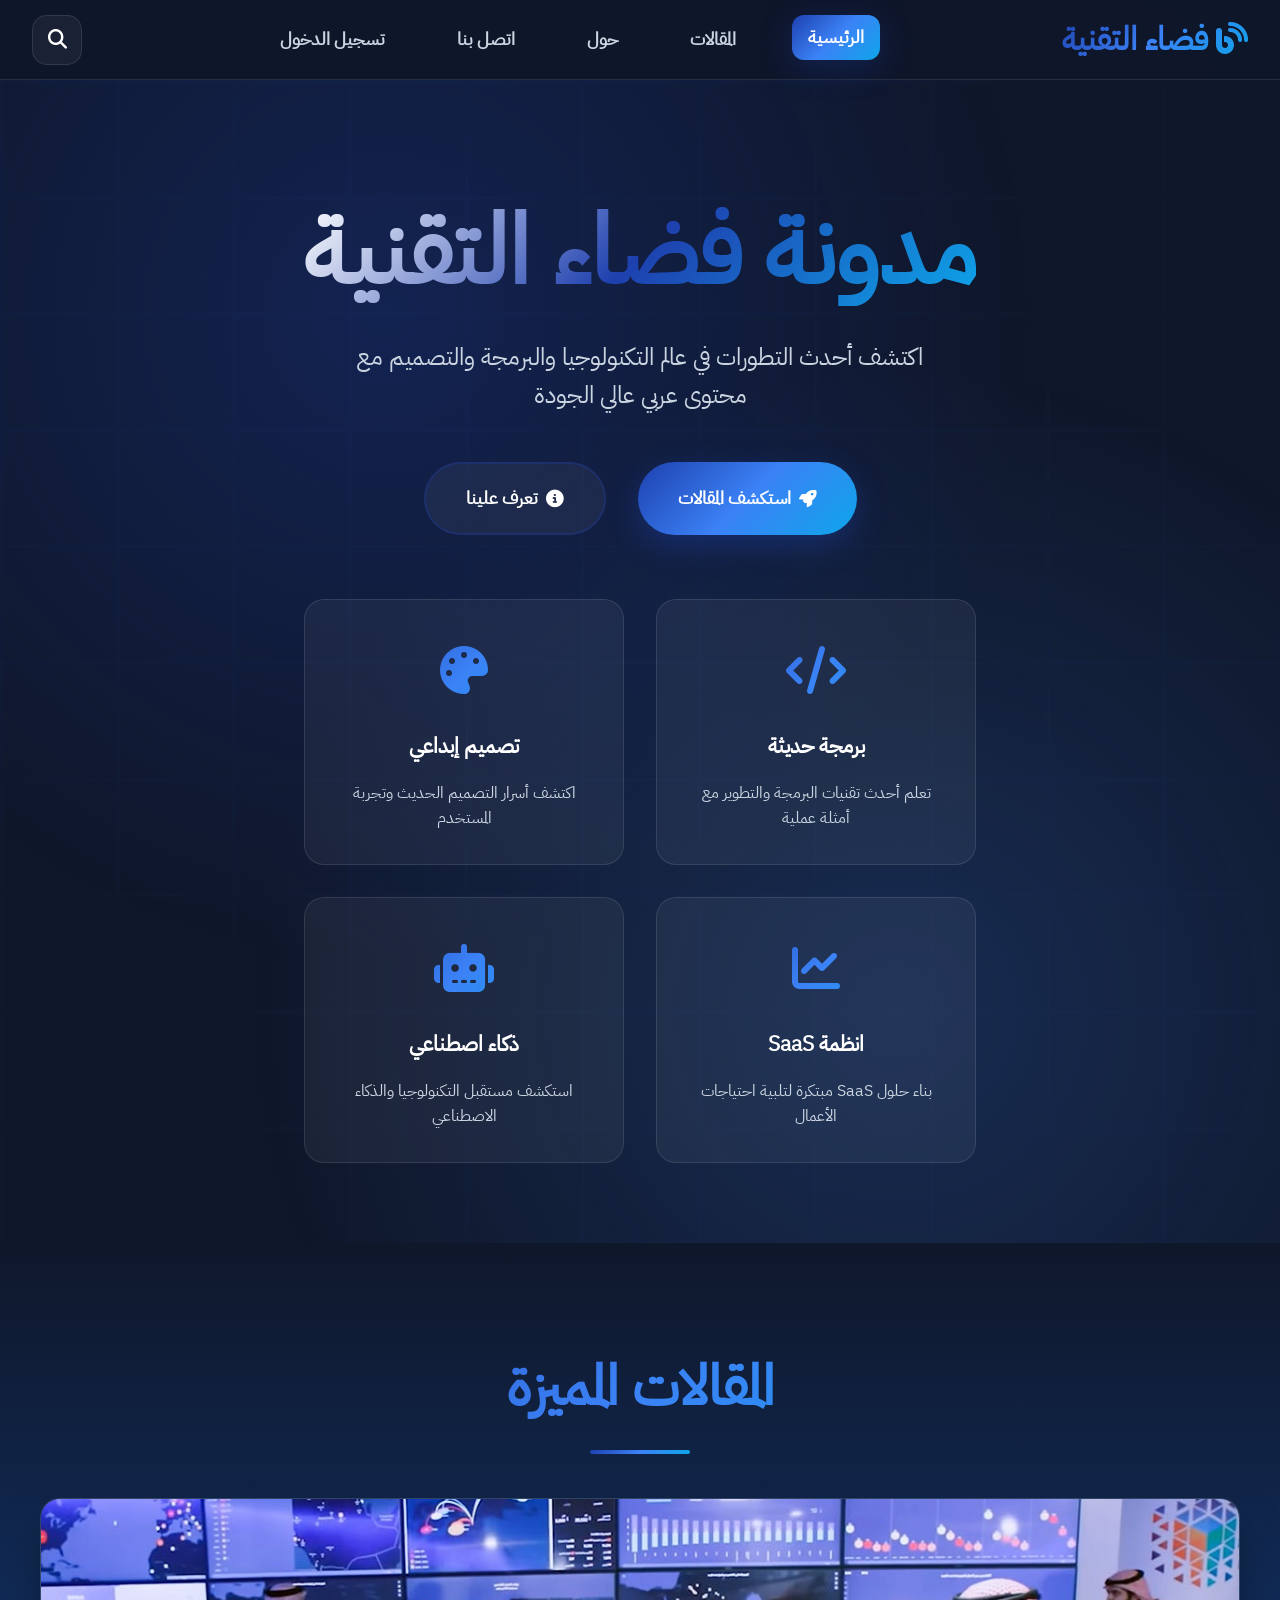
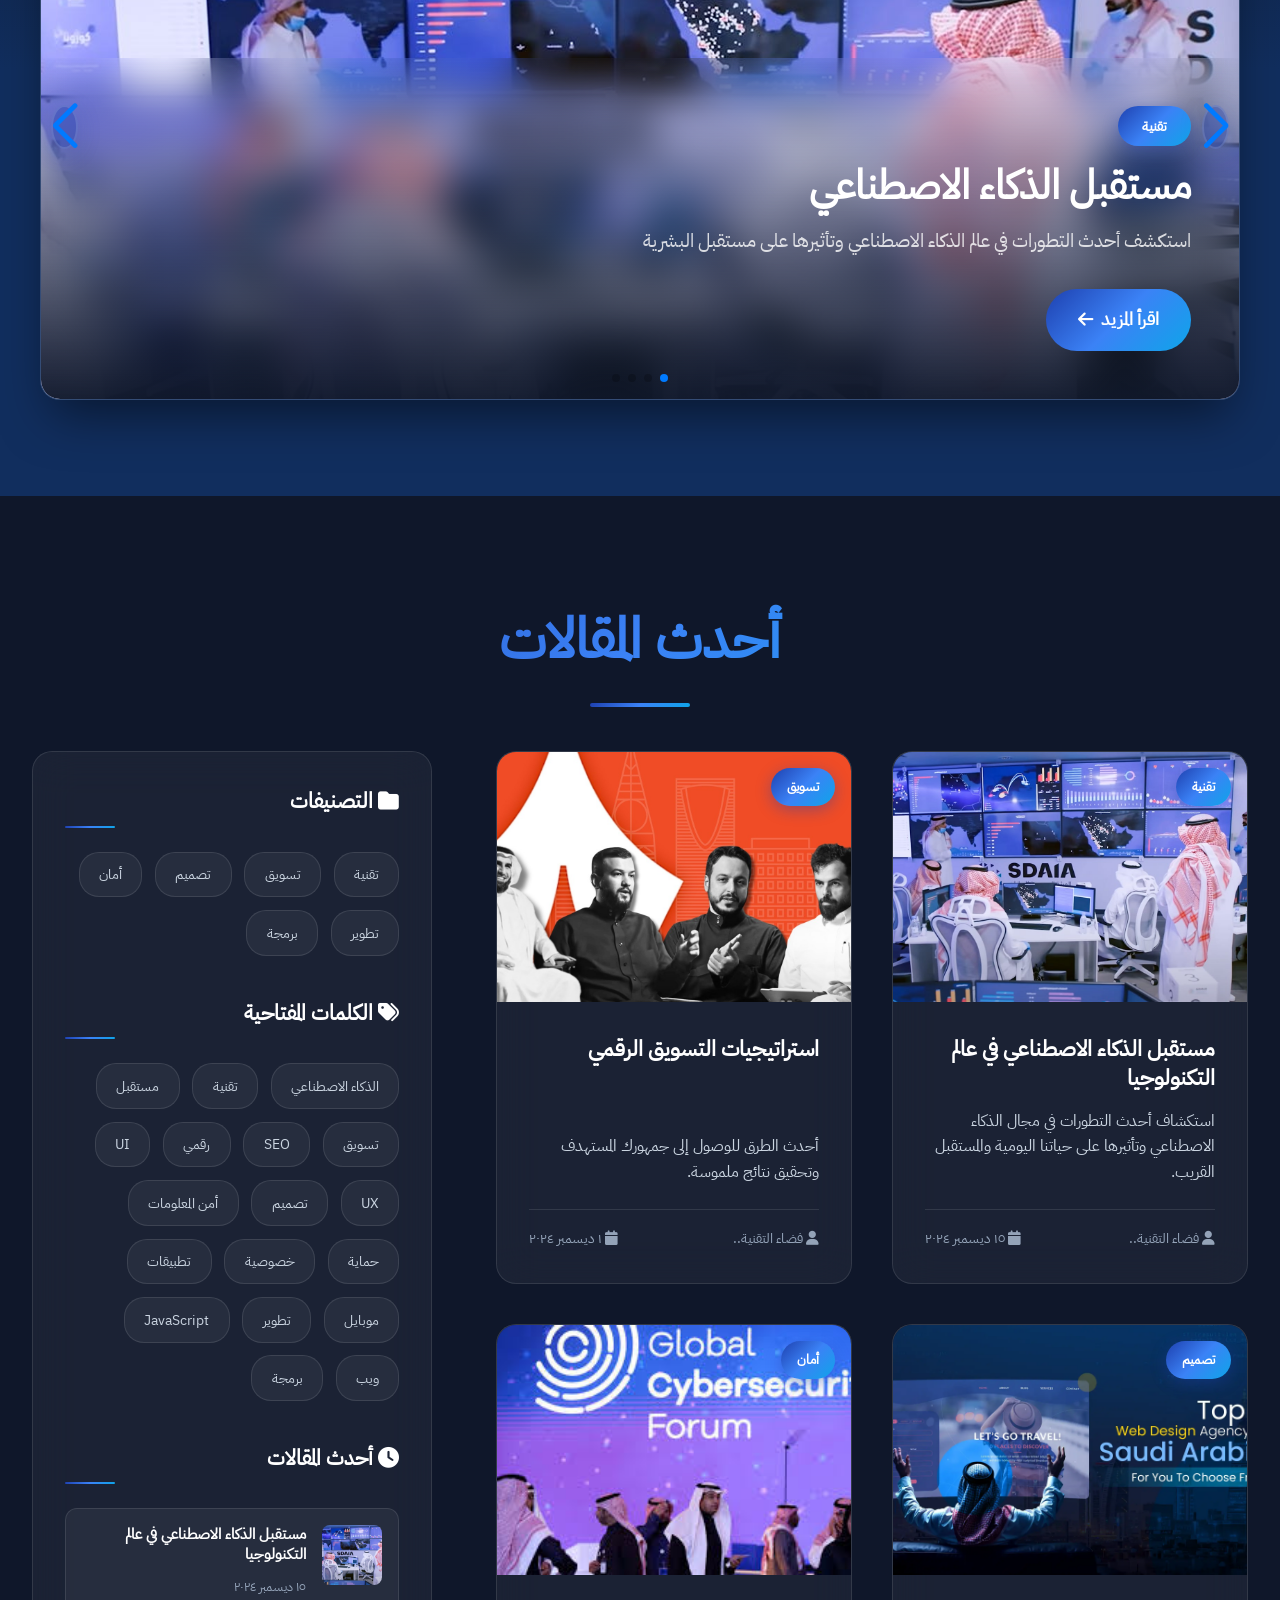
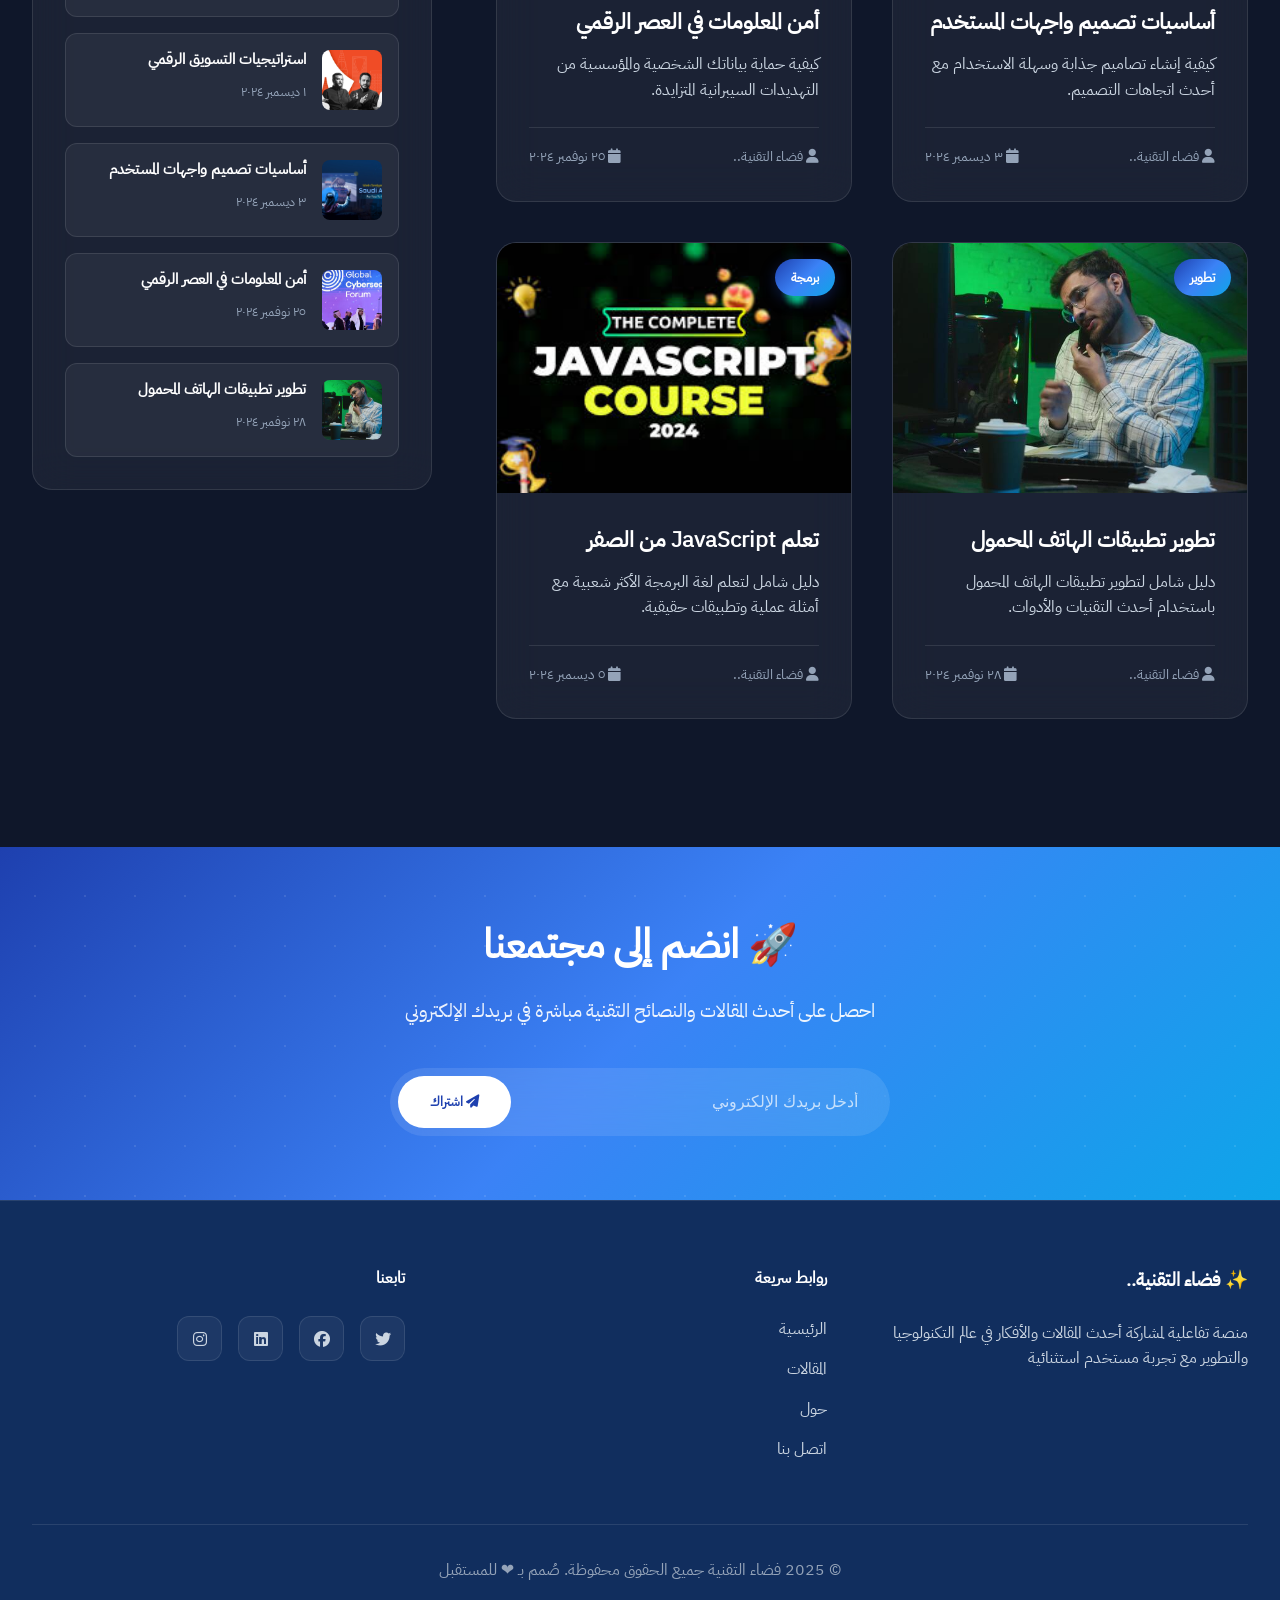
<file: index.html>
<!DOCTYPE html>
<html lang="ar" dir="rtl">
  <head>
    <meta charset="UTF-8" />
    <meta name="viewport" content="width=device-width, initial-scale=1.0" />
    <meta name="theme-color" content="#1e40af" />
    <title>فضاء التقنية - تجربة تفاعلية مذهلة</title>
    <meta
      name="description"
      content="فضاء التقنية بتصميم تفاعلي مبهر وتجربة مستخدم استثنائية"
    />
    <meta property="og:type" content="website" />
    <meta property="og:title" content="فضاء التقنية - مدونة تقنية عربية" />
    <meta
      property="og:description"
      content="مقالات عربية مبسطة في البرمجة والتصميم والذكاء الاصطناعي وأمن المعلومات"
    />
    <meta property="og:locale" content="ar_AR" />
    <link rel="preconnect" href="https://cdn.jsdelivr.net" crossorigin />
    <link rel="preconnect" href="https://cdnjs.cloudflare.com" crossorigin />
    <link rel="stylesheet" href="css/styles.css" />
    <!-- Swiper CSS -->
    <link
      rel="stylesheet"
      href="https://cdn.jsdelivr.net/npm/swiper@11/swiper-bundle.min.css"
    />
    <link
      href="https://cdnjs.cloudflare.com/ajax/libs/font-awesome/6.4.0/css/all.min.css"
      rel="stylesheet"
    />
  </head>
  <body>
    <!-- Header -->
    <header class="header" id="header">
      <nav class="nav">
        <div class="nav-brand">
          <h2><i class="fas fa-blog"></i> فضاء التقنية</h2>
        </div>
        <div class="nav-links" id="navLinks">
          <a href="index.html" class="nav-link active">الرئيسية</a>
          <a href="posts.html" class="nav-link">المقالات</a>
          <a href="about.html" class="nav-link">حول</a>
          <a href="contact.html" class="nav-link">اتصل بنا</a>
          <a href="signin.html" class="nav-link">تسجيل الدخول</a>
        </div>
        <div class="nav-actions">
          <button class="search-btn" id="searchBtn" aria-label="البحث">
            <i class="fas fa-search"></i>
          </button>
          <button
            class="menu-btn"
            id="menuBtn"
            aria-label="القائمة"
            aria-expanded="false"
          >
            <i class="fas fa-bars"></i>
          </button>
        </div>
      </nav>
    </header>

    <!-- Hero Section -->
    <section class="hero">
      <div class="container">
        <div class="hero-content">
          <h1 class="hero-title">مدونة فضاء التقنية</h1>
          <p class="hero-subtitle">
            اكتشف أحدث التطورات في عالم التكنولوجيا والبرمجة والتصميم مع محتوى
            عربي عالي الجودة
          </p>

          <div class="hero-cta">
            <a href="#latest-posts" class="cta-button cta-primary">
              <i class="fas fa-rocket"></i>
              استكشف المقالات
            </a>
            <a href="about.html" class="cta-button cta-secondary">
              <i class="fas fa-info-circle"></i>
              تعرف علينا
            </a>
          </div>

          <div class="hero-features">
            <div class="feature-card">
              <div class="feature-icon">
                <i class="fas fa-code"></i>
              </div>
              <h3 class="feature-title">برمجة حديثة</h3>
              <p class="feature-description">
                تعلم أحدث تقنيات البرمجة والتطوير مع أمثلة عملية
              </p>
            </div>

            <div class="feature-card">
              <div class="feature-icon">
                <i class="fas fa-palette"></i>
              </div>
              <h3 class="feature-title">تصميم إبداعي</h3>
              <p class="feature-description">
                اكتشف أسرار التصميم الحديث وتجربة المستخدم
              </p>
            </div>

            <div class="feature-card">
              <div class="feature-icon">
                <i class="fas fa-chart-line"></i>
              </div>
              <h3 class="feature-title">انظمة SaaS</h3>
              <p class="feature-description">
                بناء حلول SaaS مبتكرة لتلبية احتياجات الأعمال
              </p>
            </div>

            <div class="feature-card">
              <div class="feature-icon">
                <i class="fas fa-robot"></i>
              </div>
              <h3 class="feature-title">ذكاء اصطناعي</h3>
              <p class="feature-description">
                استكشف مستقبل التكنولوجيا والذكاء الاصطناعي
              </p>
            </div>
          </div>
        </div>
      </div>
    </section>

    <!-- Featured Posts Carousel -->
    <section class="featured-posts">
      <div class="container">
        <h2 class="section-title">المقالات المميزة</h2>

        <div class="featured-carousel">
          <div class="swiper">
            <div class="swiper-wrapper">
              <!-- Slide 1 -->
              <div class="swiper-slide">
                <div class="slide-image">
                  <img src="./assets/images/Ai.jpg" alt="الذكاء الاصطناعي" />
                </div>
                <div class="slide-overlay">
                  <span class="slide-category">تقنية</span>
                  <h2 class="slide-title">مستقبل الذكاء الاصطناعي</h2>
                  <p class="slide-excerpt">
                    استكشف أحدث التطورات في عالم الذكاء الاصطناعي وتأثيرها على
                    مستقبل البشرية
                  </p>
                  <a href="article.html?slug=future-of-ai" class="slide-cta"
                    >اقرأ المزيد <i class="fas fa-arrow-left"></i
                  ></a>
                </div>
              </div>
              <!-- Slide 2 -->
              <div class="swiper-slide">
                <div class="slide-image">
                  <img
                    src="./assets/images/mobile-app-development.jpg"
                    alt="تطوير التطبيقات"
                  />
                </div>
                <div class="slide-overlay">
                  <span class="slide-category">تطوير</span>
                  <h2 class="slide-title">تطوير تطبيقات الهاتف المحمول</h2>
                  <p class="slide-excerpt">
                    دليل شامل لتطوير تطبيقات محمولة احترافية باستخدام أحدث
                    التقنيات
                  </p>
                  <a
                    href="article.html?slug=mobile-app-development"
                    class="slide-cta"
                    >ابدأ التطوير <i class="fas fa-arrow-left"></i
                  ></a>
                </div>
              </div>
              <!-- Slide 3 -->
              <div class="swiper-slide">
                <div class="slide-image">
                  <img
                    src="./assets/images/digital-marketing.jpeg"
                    alt="تسويق رقمي"
                  />
                </div>
                <div class="slide-overlay">
                  <span class="slide-category">تسويق</span>
                  <h2 class="slide-title">استراتيجيات التسويق الرقمي</h2>
                  <p class="slide-excerpt">
                    استراتيجيات عملية لزيادة الوصول والمبيعات عبر القنوات
                    الرقمية
                  </p>
                  <a
                    href="article.html?slug=digital-marketing-strategies"
                    class="slide-cta"
                    >اقرأ المزيد <i class="fas fa-arrow-left"></i
                  ></a>
                </div>
              </div>
              <!-- Slide 4 -->
              <div class="swiper-slide">
                <div class="slide-image">
                  <img src="./assets/images/ui-design.webp" alt="التصميم" />
                </div>
                <div class="slide-overlay">
                  <span class="slide-category">تصميم</span>
                  <h2 class="slide-title">أساسيات UI/UX الحديثة</h2>
                  <p class="slide-excerpt">
                    تعلم كيفية إنشاء واجهات مستخدم جذابة وتجربة مستخدم استثنائية
                  </p>
                  <a href="article.html?slug=ui-design-basics" class="slide-cta"
                    >اكتشف المزيد <i class="fas fa-arrow-left"></i
                  ></a>
                </div>
              </div>
            </div>
            <!-- Add Arrows -->
            <div class="swiper-button-next"></div>
            <div class="swiper-button-prev"></div>
            <!-- Add Pagination -->
            <div class="swiper-pagination"></div>
          </div>
        </div>
      </div>
    </section>

    <!-- Latest Posts Section -->
    <section class="latest-posts" id="latest-posts">
      <div class="container">
        <h2 class="section-title">أحدث المقالات</h2>
        <div class="home-layout">
          <div class="posts-grid" id="postsGrid">
            <!-- Posts will be loaded dynamically -->
          </div>

          <aside class="home-sidebar" id="homeSidebar">
            <!-- Sidebar content will be loaded dynamically -->
          </aside>
        </div>
      </div>
    </section>

    <!-- Newsletter Section -->
    <section class="newsletter">
      <div class="container">
        <div class="newsletter-content">
          <h2>🚀 انضم إلى مجتمعنا</h2>
          <p>
            احصل على أحدث المقالات والنصائح التقنية مباشرة في بريدك الإلكتروني
          </p>
          <form class="newsletter-form" id="newsletterForm">
            <input type="email" placeholder="أدخل بريدك الإلكتروني" required />
            <button type="submit">
              <i class="fas fa-paper-plane"></i> اشتراك
            </button>
          </form>
        </div>
      </div>
    </section>

    <!-- Footer -->
    <footer class="footer">
      <div class="container">
        <div class="footer-content">
          <div class="footer-section">
            <h3>✨ فضاء التقنية..</h3>
            <p>
              منصة تفاعلية لمشاركة أحدث المقالات والأفكار في عالم التكنولوجيا
              والتطوير مع تجربة مستخدم استثنائية
            </p>
          </div>
          <div class="footer-section">
            <h4>روابط سريعة</h4>
            <ul>
              <li><a href="index.html">الرئيسية</a></li>
              <li><a href="posts.html">المقالات</a></li>
              <li><a href="about.html">حول</a></li>
              <li><a href="contact.html">اتصل بنا</a></li>
            </ul>
          </div>
          <div class="footer-section">
            <h4>تابعنا</h4>
            <div class="social-links">
              <a href="#"><i class="fab fa-twitter"></i></a>
              <a href="#"><i class="fab fa-facebook"></i></a>
              <a href="#"><i class="fab fa-linkedin"></i></a>
              <a href="#"><i class="fab fa-instagram"></i></a>
            </div>
          </div>
        </div>
        <div class="footer-bottom">
          <p>
            &copy; 2025 فضاء التقنية جميع الحقوق محفوظة. صُمم بـ ❤️ للمستقبل
          </p>
        </div>
      </div>
    </footer>

    <!-- Swiper JS -->
    <script src="https://cdn.jsdelivr.net/npm/swiper@11/swiper-bundle.min.js"></script>
    <script src="js/script.js"></script>
    <script>
      var swiper = new Swiper(".swiper", {
        loop: true,
        autoplay: {
          delay: 4000,
          disableOnInteraction: false,
        },
        pagination: {
          el: ".swiper-pagination",
          clickable: true,
        },
        navigation: {
          nextEl: ".swiper-button-next",
          prevEl: ".swiper-button-prev",
        },
        rtl: true,
      });
    </script>
  </body>
</html>

<!-- Commit 4: add hero markup - 2025-10-11 -->
</file>
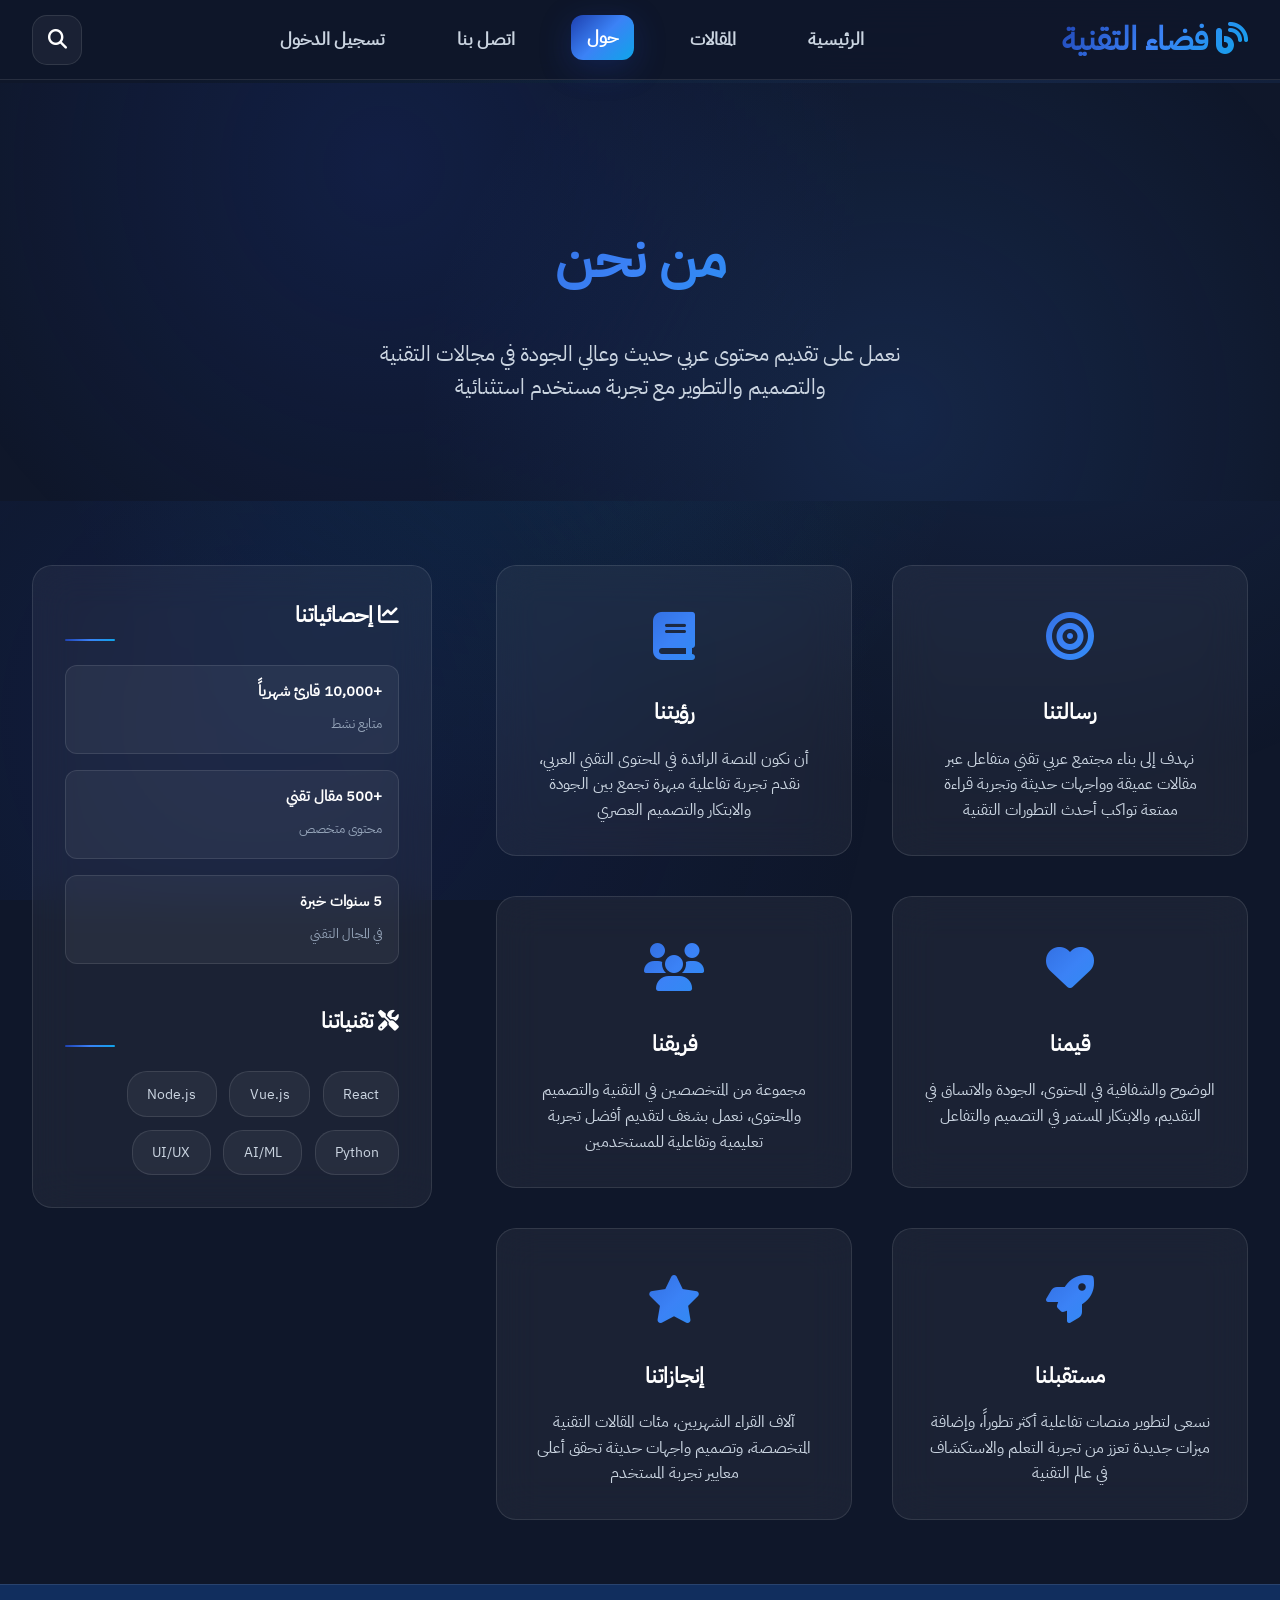
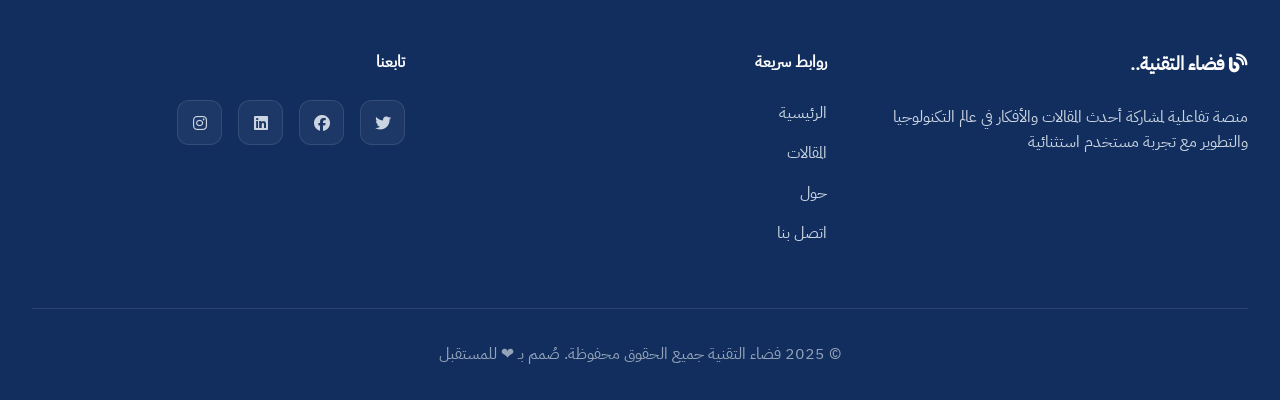
<file: about.html>
<!DOCTYPE html>
<html lang="ar" dir="rtl">
  <head>
    <meta charset="UTF-8" />
    <meta name="viewport" content="width=device-width, initial-scale=1.0" />
    <title>حول - فضاء التقنية</title>
    <meta
      name="description"
      content="من نحن: فضاء التقنية مدونة عربية تقدم محتوى مبسطاً في التقنية والبرمجة والتصميم"
    />
    <link rel="stylesheet" href="css/styles.css" />
    <link
      href="https://cdnjs.cloudflare.com/ajax/libs/font-awesome/6.4.0/css/all.min.css"
      rel="stylesheet"
    />
  </head>
  <body>
    <header class="header" id="header">
      <nav class="nav">
        <div class="nav-brand">
          <h2><i class="fas fa-blog"></i> فضاء التقنية</h2>
        </div>
        <div class="nav-links" id="navLinks">
          <a href="index.html" class="nav-link">الرئيسية</a>
          <a href="posts.html" class="nav-link">المقالات</a>
          <a href="about.html" class="nav-link active">حول</a>
          <a href="contact.html" class="nav-link">اتصل بنا</a>
          <a href="signin.html" class="nav-link">تسجيل الدخول</a>
        </div>
        <div class="nav-actions">
          <button class="search-btn" id="searchBtn" aria-label="البحث">
            <i class="fas fa-search"></i>
          </button>
          <button
            class="menu-btn"
            id="menuBtn"
            aria-label="القائمة"
            aria-expanded="false"
          >
            <i class="fas fa-bars"></i>
          </button>
        </div>
      </nav>
    </header>

    <section class="page-hero">
      <div class="container">
        <div class="page-hero-content">
          <h1 class="page-title">من نحن</h1>
          <p class="page-subtitle">
            نعمل على تقديم محتوى عربي حديث وعالي الجودة في مجالات التقنية
            والتصميم والتطوير مع تجربة مستخدم استثنائية
          </p>
        </div>
      </div>
    </section>

    <section class="page-section">
      <div class="container">
        <div class="home-layout">
          <div class="posts-grid">
            <div class="feature-card">
              <div class="feature-icon">
                <i class="fas fa-bullseye"></i>
              </div>
              <h3 class="feature-title">رسالتنا</h3>
              <p class="feature-description">
                نهدف إلى بناء مجتمع عربي تقني متفاعل عبر مقالات عميقة وواجهات
                حديثة وتجربة قراءة ممتعة تواكب أحدث التطورات التقنية
              </p>
            </div>

            <div class="feature-card">
              <div class="feature-icon">
                <i class="fas fa-book"></i>
              </div>
              <h3 class="feature-title">رؤيتنا</h3>
              <p class="feature-description">
                أن نكون المنصة الرائدة في المحتوى التقني العربي، نقدم تجربة
                تفاعلية مبهرة تجمع بين الجودة والابتكار والتصميم العصري
              </p>
            </div>

            <div class="feature-card">
              <div class="feature-icon">
                <i class="fas fa-heart"></i>
              </div>
              <h3 class="feature-title">قيمنا</h3>
              <p class="feature-description">
                الوضوح والشفافية في المحتوى، الجودة والاتساق في التقديم،
                والابتكار المستمر في التصميم والتفاعل
              </p>
            </div>

            <div class="feature-card">
              <div class="feature-icon">
                <i class="fas fa-users"></i>
              </div>
              <h3 class="feature-title">فريقنا</h3>
              <p class="feature-description">
                مجموعة من المتخصصين في التقنية والتصميم والمحتوى، نعمل بشغف
                لتقديم أفضل تجربة تعليمية وتفاعلية للمستخدمين
              </p>
            </div>

            <div class="feature-card">
              <div class="feature-icon">
                <i class="fas fa-rocket"></i>
              </div>
              <h3 class="feature-title">مستقبلنا</h3>
              <p class="feature-description">
                نسعى لتطوير منصات تفاعلية أكثر تطوراً، وإضافة ميزات جديدة تعزز
                من تجربة التعلم والاستكشاف في عالم التقنية
              </p>
            </div>

            <div class="feature-card">
              <div class="feature-icon">
                <i class="fas fa-star"></i>
              </div>
              <h3 class="feature-title">إنجازاتنا</h3>
              <p class="feature-description">
                آلاف القراء الشهريين، مئات المقالات التقنية المتخصصة، وتصميم
                واجهات حديثة تحقق أعلى معايير تجربة المستخدم
              </p>
            </div>
          </div>

          <aside class="home-sidebar">
            <div class="sidebar-widget">
              <h3><i class="fas fa-chart-line"></i> إحصائياتنا</h3>
              <div class="related-posts">
                <div class="related-post">
                  <div class="related-content">
                    <h4>+10,000 قارئ شهرياً</h4>
                    <span class="related-date">متابع نشط</span>
                  </div>
                </div>
                <div class="related-post">
                  <div class="related-content">
                    <h4>+500 مقال تقني</h4>
                    <span class="related-date">محتوى متخصص</span>
                  </div>
                </div>
                <div class="related-post">
                  <div class="related-content">
                    <h4>5 سنوات خبرة</h4>
                    <span class="related-date">في المجال التقني</span>
                  </div>
                </div>
              </div>
            </div>

            <div class="sidebar-widget">
              <h3><i class="fas fa-tools"></i> تقنياتنا</h3>
              <div class="tags">
                <span class="tag">React</span>
                <span class="tag">Vue.js</span>
                <span class="tag">Node.js</span>
                <span class="tag">Python</span>
                <span class="tag">AI/ML</span>
                <span class="tag">UI/UX</span>
              </div>
            </div>
          </aside>
        </div>
      </div>
    </section>

    <footer class="footer">
      <div class="container">
        <div class="footer-content">
          <div class="footer-section">
            <h3><i class="fas fa-blog"></i> فضاء التقنية..</h3>
            <p>
              منصة تفاعلية لمشاركة أحدث المقالات والأفكار في عالم التكنولوجيا
              والتطوير مع تجربة مستخدم استثنائية
            </p>
          </div>
          <div class="footer-section">
            <h4>روابط سريعة</h4>
            <ul>
              <li><a href="index.html">الرئيسية</a></li>
              <li><a href="posts.html">المقالات</a></li>
              <li><a href="about.html">حول</a></li>
              <li><a href="contact.html">اتصل بنا</a></li>
            </ul>
          </div>
          <div class="footer-section">
            <h4>تابعنا</h4>
            <div class="social-links">
              <a href="#"><i class="fab fa-twitter"></i></a>
              <a href="#"><i class="fab fa-facebook"></i></a>
              <a href="#"><i class="fab fa-linkedin"></i></a>
              <a href="#"><i class="fab fa-instagram"></i></a>
            </div>
          </div>
        </div>
        <div class="footer-bottom">
          <p>
            &copy; 2025 فضاء التقنية جميع الحقوق محفوظة. صُمم بـ ❤️ للمستقبل
          </p>
        </div>
      </div>
    </footer>

    <script src="js/script.js"></script>
  </body>
</html>
</file>
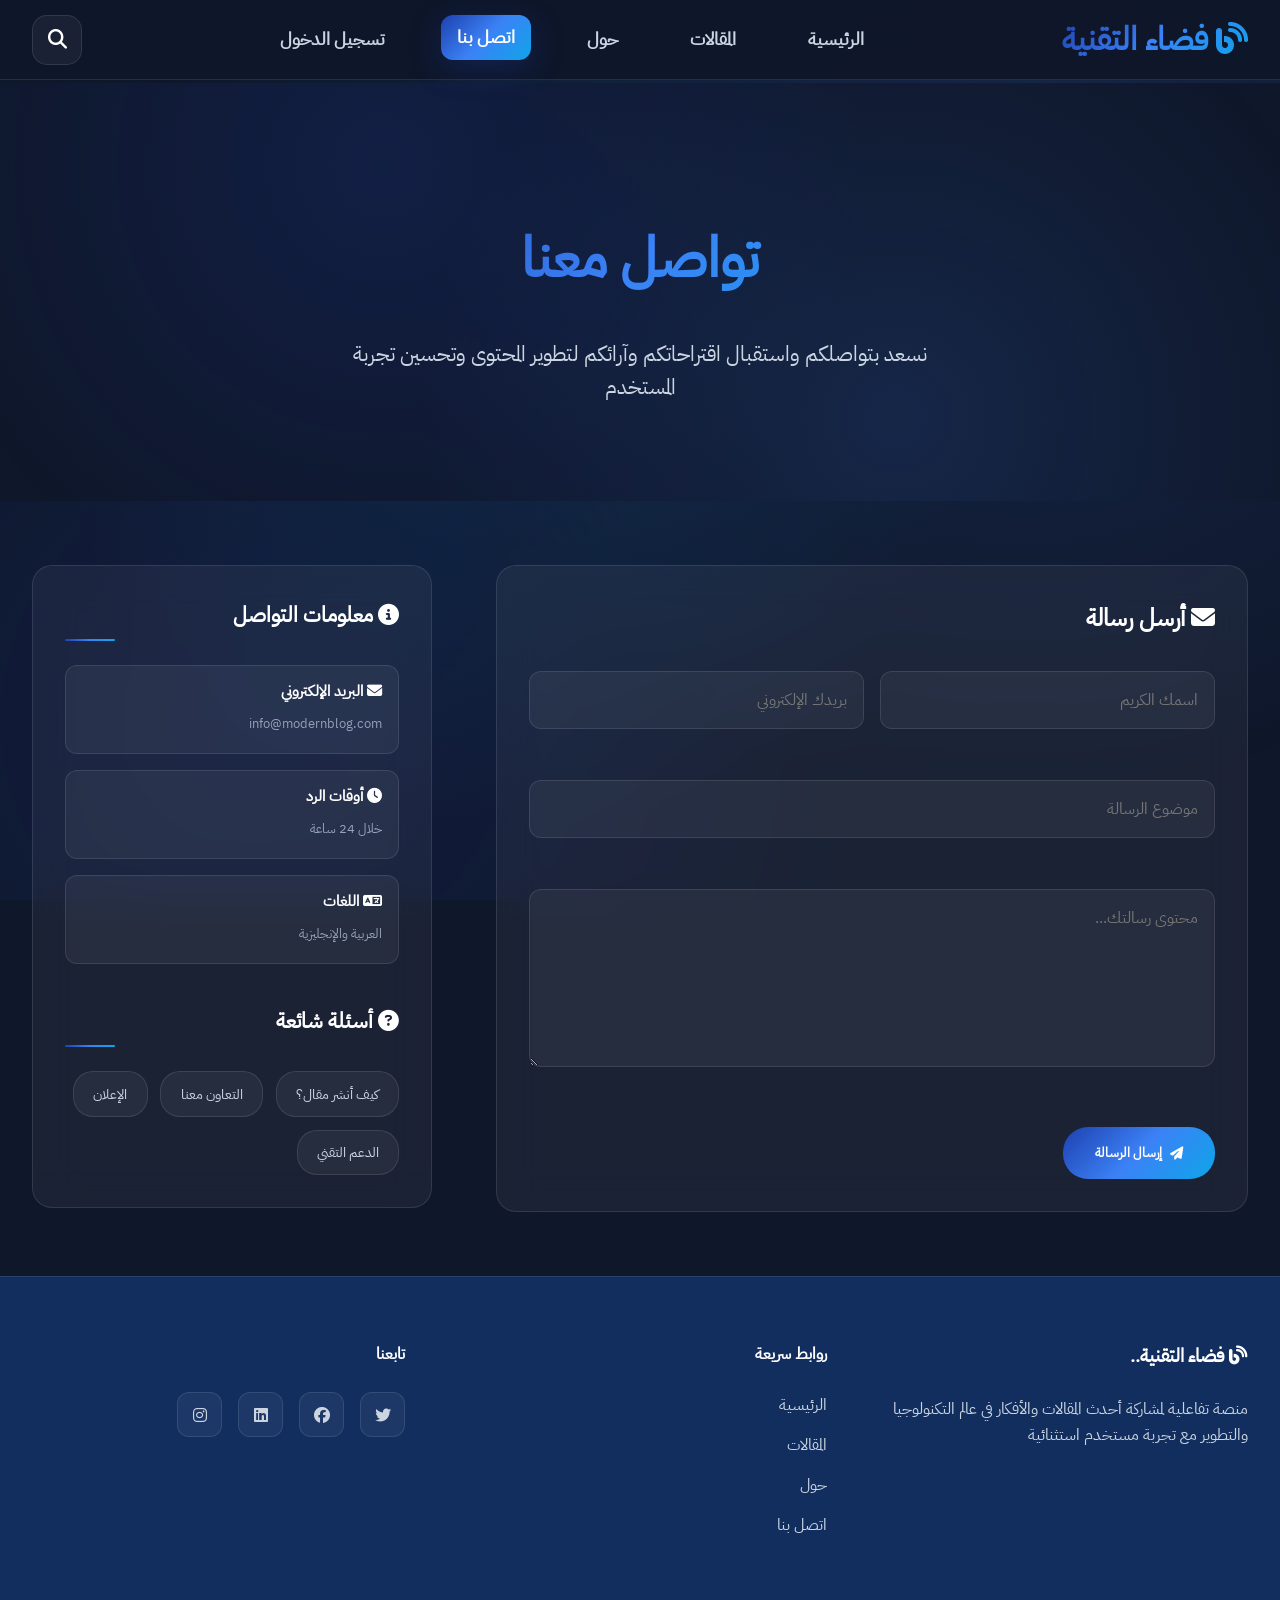
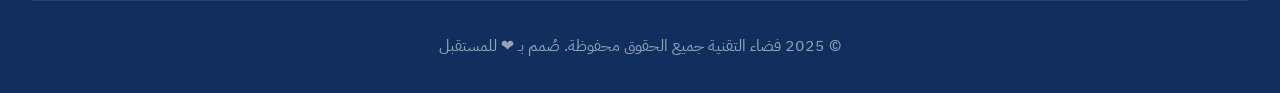
<file: contact.html>
<!DOCTYPE html>
<html lang="ar" dir="rtl">
  <head>
    <meta charset="UTF-8" />
    <meta name="viewport" content="width=device-width, initial-scale=1.0" />
    <title>اتصل بنا - فضاء التقنية</title>
    <meta
      name="description"
      content="تواصل مع فريق فضاء التقنية للاقتراحات أو التعاون أو الإبلاغ عن مشكلة"
    />
    <link rel="stylesheet" href="css/styles.css" />
    <link
      href="https://cdnjs.cloudflare.com/ajax/libs/font-awesome/6.4.0/css/all.min.css"
      rel="stylesheet"
    />
  </head>
  <body>
    <header class="header" id="header">
      <nav class="nav">
        <div class="nav-brand">
          <h2><i class="fas fa-blog"></i> فضاء التقنية</h2>
        </div>
        <div class="nav-links" id="navLinks">
          <a href="index.html" class="nav-link">الرئيسية</a>
          <a href="posts.html" class="nav-link">المقالات</a>
          <a href="about.html" class="nav-link">حول</a>
          <a href="contact.html" class="nav-link active">اتصل بنا</a>
          <a href="signin.html" class="nav-link">تسجيل الدخول</a>
        </div>
        <div class="nav-actions">
          <button class="search-btn" id="searchBtn" aria-label="البحث">
            <i class="fas fa-search"></i>
          </button>
          <button
            class="menu-btn"
            id="menuBtn"
            aria-label="القائمة"
            aria-expanded="false"
          >
            <i class="fas fa-bars"></i>
          </button>
        </div>
      </nav>
    </header>

    <section class="page-hero">
      <div class="container">
        <div class="page-hero-content">
          <h1 class="page-title">تواصل معنا</h1>
          <p class="page-subtitle">
            نسعد بتواصلكم واستقبال اقتراحاتكم وآرائكم لتطوير المحتوى وتحسين
            تجربة المستخدم
          </p>
        </div>
      </div>
    </section>

    <section class="page-section">
      <div class="container">
        <div class="home-layout">
          <div class="posts-grid">
            <form
              class="comment-form"
              style="grid-column: 1 / -1; max-width: none"
              id="contactForm"
              novalidate
            >
              <h3><i class="fas fa-envelope"></i> أرسل رسالة</h3>
              <div class="form-group">
                <div style="flex: 1">
                  <label for="contact-name" class="visually-hidden"
                    >الاسم</label
                  >
                  <input
                    type="text"
                    id="contact-name"
                    name="name"
                    placeholder="اسمك الكريم"
                    required
                    aria-required="true"
                  />
                  <span class="error-message" id="name-error"></span>
                </div>
                <div style="flex: 1">
                  <label for="contact-email" class="visually-hidden"
                    >البريد الإلكتروني</label
                  >
                  <input
                    type="email"
                    id="contact-email"
                    name="email"
                    placeholder="بريدك الإلكتروني"
                    required
                    aria-required="true"
                  />
                  <span class="error-message" id="email-error"></span>
                </div>
              </div>
              <div>
                <label for="contact-subject" class="visually-hidden"
                  >الموضوع</label
                >
                <input
                  type="text"
                  id="contact-subject"
                  name="subject"
                  placeholder="موضوع الرسالة"
                  required
                  style="
                    width: 100%;
                    padding: 1rem;
                    background: var(--bg-glass);
                    border: 1px solid rgba(255, 255, 255, 0.1);
                    border-radius: 12px;
                    color: var(--text-primary);
                    font-size: 1rem;
                    margin-bottom: 1.5rem;
                    transition: var(--transition);
                  "
                  aria-required="true"
                />
                <span class="error-message" id="subject-error"></span>
              </div>
              <div>
                <label for="contact-message" class="visually-hidden"
                  >الرسالة</label
                >
                <textarea
                  id="contact-message"
                  name="message"
                  placeholder="محتوى رسالتك..."
                  rows="6"
                  required
                  aria-required="true"
                ></textarea>
                <span class="error-message" id="message-error"></span>
              </div>
              <button type="submit">
                <i class="fas fa-paper-plane"></i> إرسال الرسالة
              </button>
              <div class="success-message" id="contact-success"></div>
            </form>
          </div>

          <aside class="home-sidebar">
            <div class="sidebar-widget">
              <h3><i class="fas fa-info-circle"></i> معلومات التواصل</h3>
              <div class="related-posts">
                <div class="related-post">
                  <div class="related-content">
                    <h4><i class="fas fa-envelope"></i> البريد الإلكتروني</h4>
                    <span class="related-date">info@modernblog.com</span>
                  </div>
                </div>
                <div class="related-post">
                  <div class="related-content">
                    <h4><i class="fas fa-clock"></i> أوقات الرد</h4>
                    <span class="related-date">خلال 24 ساعة</span>
                  </div>
                </div>
                <div class="related-post">
                  <div class="related-content">
                    <h4><i class="fas fa-language"></i> اللغات</h4>
                    <span class="related-date">العربية والإنجليزية</span>
                  </div>
                </div>
              </div>
            </div>

            <div class="sidebar-widget">
              <h3><i class="fas fa-question-circle"></i> أسئلة شائعة</h3>
              <div class="tags">
                <span class="tag">كيف أنشر مقال؟</span>
                <span class="tag">التعاون معنا</span>
                <span class="tag">الإعلان</span>
                <span class="tag">الدعم التقني</span>
              </div>
            </div>
          </aside>
        </div>
      </div>
    </section>

    <footer class="footer">
      <div class="container">
        <div class="footer-content">
          <div class="footer-section">
            <h3><i class="fas fa-blog"></i> فضاء التقنية..</h3>
            <p>
              منصة تفاعلية لمشاركة أحدث المقالات والأفكار في عالم التكنولوجيا
              والتطوير مع تجربة مستخدم استثنائية
            </p>
          </div>
          <div class="footer-section">
            <h4>روابط سريعة</h4>
            <ul>
              <li><a href="index.html">الرئيسية</a></li>
              <li><a href="posts.html">المقالات</a></li>
              <li><a href="about.html">حول</a></li>
              <li><a href="contact.html">اتصل بنا</a></li>
            </ul>
          </div>
          <div class="footer-section">
            <h4>تابعنا</h4>
            <div class="social-links">
              <a href="#"><i class="fab fa-twitter"></i></a>
              <a href="#"><i class="fab fa-facebook"></i></a>
              <a href="#"><i class="fab fa-linkedin"></i></a>
              <a href="#"><i class="fab fa-instagram"></i></a>
            </div>
          </div>
        </div>
        <div class="footer-bottom">
          <p>
            &copy; 2025 فضاء التقنية جميع الحقوق محفوظة. صُمم بـ ❤️ للمستقبل
          </p>
        </div>
      </div>
    </footer>

    <script src="js/script.js"></script>
  </body>
</html>
</file>
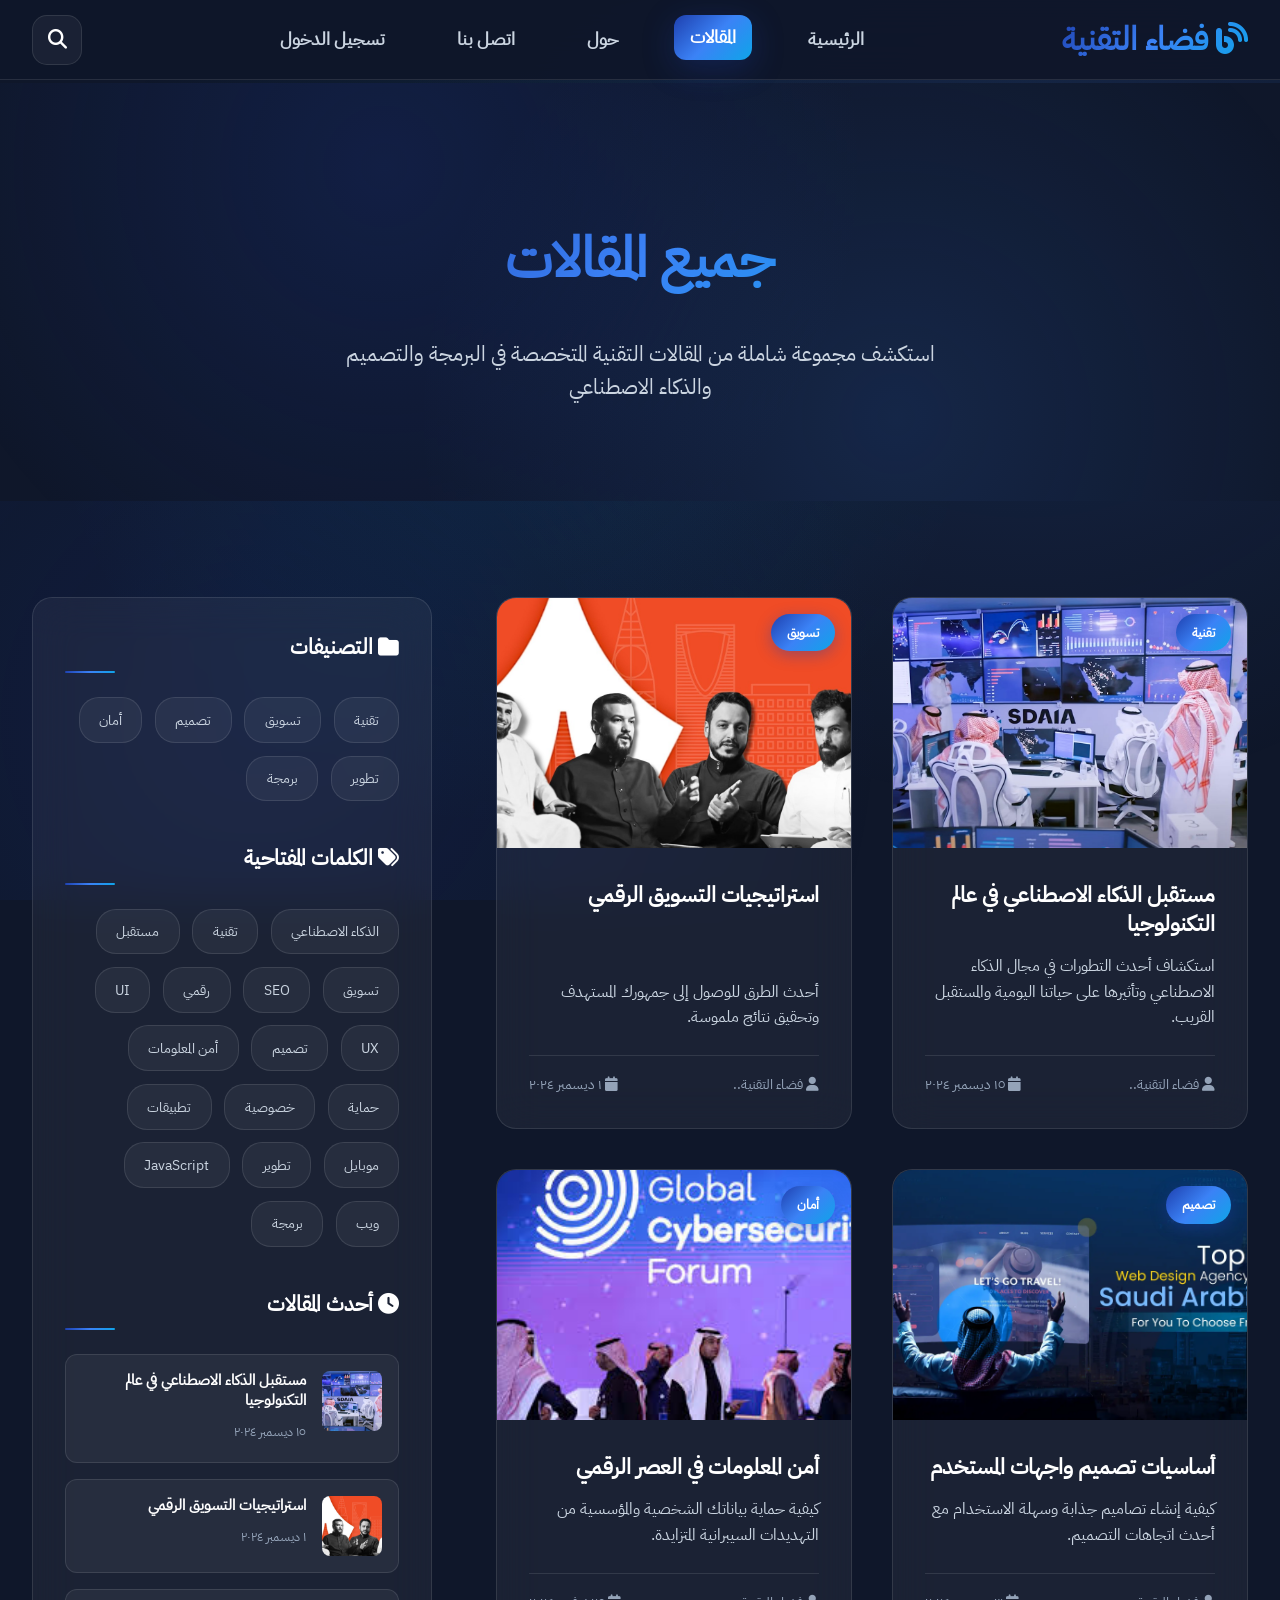
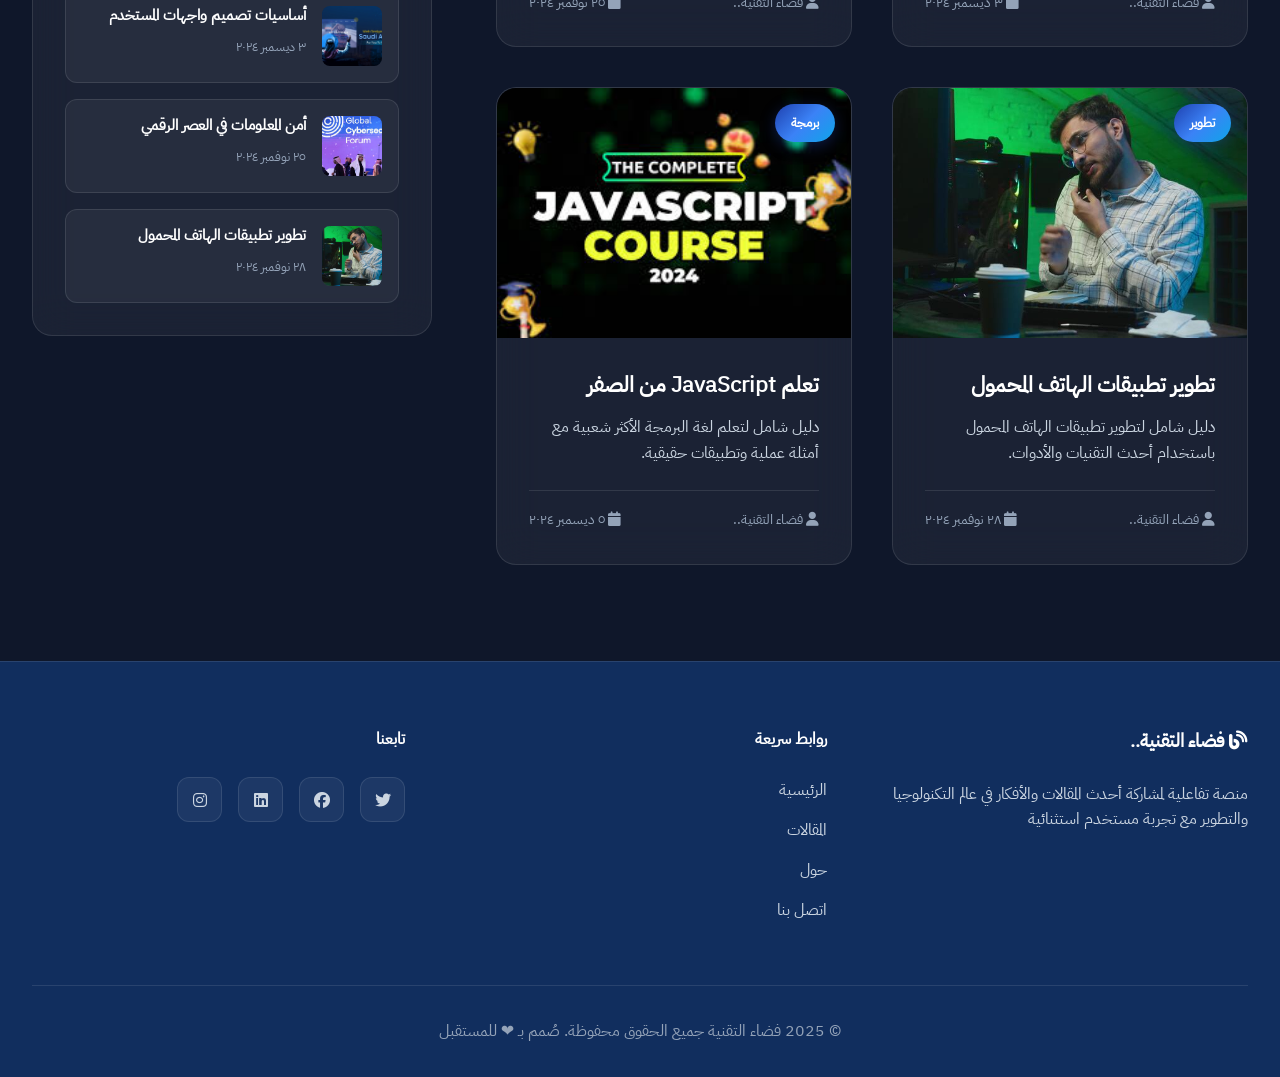
<file: posts.html>
<!DOCTYPE html>
<html lang="ar" dir="rtl">
  <head>
    <meta charset="UTF-8" />
    <meta name="viewport" content="width=device-width, initial-scale=1.0" />
    <meta name="theme-color" content="#1e40af" />
    <title>المقالات - فضاء التقنية..</title>
    <meta
      name="description"
      content="أرشيف مقالات فضاء التقنية في البرمجة والتصميم والذكاء الاصطناعي وأمن المعلومات"
    />
    <link rel="stylesheet" href="css/styles.css" />
    <link
      href="https://cdnjs.cloudflare.com/ajax/libs/font-awesome/6.4.0/css/all.min.css"
      rel="stylesheet"
    />
  </head>
  <body>
    <header class="header" id="header">
      <nav class="nav">
        <div class="nav-brand">
          <h2><i class="fas fa-blog"></i> فضاء التقنية</h2>
        </div>
        <div class="nav-links" id="navLinks">
          <a href="index.html" class="nav-link">الرئيسية</a>
          <a href="posts.html" class="nav-link active">المقالات</a>
          <a href="about.html" class="nav-link">حول</a>
          <a href="contact.html" class="nav-link">اتصل بنا</a>
          <a href="signin.html" class="nav-link">تسجيل الدخول</a>
        </div>
        <div class="nav-actions">
          <button class="search-btn" id="searchBtn" aria-label="البحث">
            <i class="fas fa-search"></i>
          </button>
          <button
            class="menu-btn"
            id="menuBtn"
            aria-label="القائمة"
            aria-expanded="false"
          >
            <i class="fas fa-bars"></i>
          </button>
        </div>
      </nav>
    </header>

    <section class="page-hero">
      <div class="container">
        <div class="page-hero-content">
          <h1 class="page-title">جميع المقالات</h1>
          <p class="page-subtitle">
            استكشف مجموعة شاملة من المقالات التقنية المتخصصة في البرمجة والتصميم
            والذكاء الاصطناعي
          </p>
        </div>
      </div>
    </section>

    <section class="latest-posts">
      <div class="container">
        <div class="home-layout">
          <div class="posts-grid" id="postsGrid">
            <!-- Posts will be loaded dynamically -->
          </div>
          <aside class="home-sidebar" id="homeSidebar">
            <!-- Sidebar content will be loaded dynamically -->
          </aside>
        </div>
      </div>
    </section>

    <footer class="footer">
      <div class="container">
        <div class="footer-content">
          <div class="footer-section">
            <h3><i class="fas fa-blog"></i> فضاء التقنية..</h3>
            <p>
              منصة تفاعلية لمشاركة أحدث المقالات والأفكار في عالم التكنولوجيا
              والتطوير مع تجربة مستخدم استثنائية
            </p>
          </div>
          <div class="footer-section">
            <h4>روابط سريعة</h4>
            <ul>
              <li><a href="index.html">الرئيسية</a></li>
              <li><a href="posts.html">المقالات</a></li>
              <li><a href="about.html">حول</a></li>
              <li><a href="contact.html">اتصل بنا</a></li>
            </ul>
          </div>
          <div class="footer-section">
            <h4>تابعنا</h4>
            <div class="social-links">
              <a href="#"><i class="fab fa-twitter"></i></a>
              <a href="#"><i class="fab fa-facebook"></i></a>
              <a href="#"><i class="fab fa-linkedin"></i></a>
              <a href="#"><i class="fab fa-instagram"></i></a>
            </div>
          </div>
        </div>
        <div class="footer-bottom">
          <p>
            &copy; 2025 فضاء التقنية جميع الحقوق محفوظة. صُمم بـ ❤️ للمستقبل
          </p>
        </div>
      </div>
    </footer>

    <script src="js/script.js"></script>
  </body>
</html>
</file>
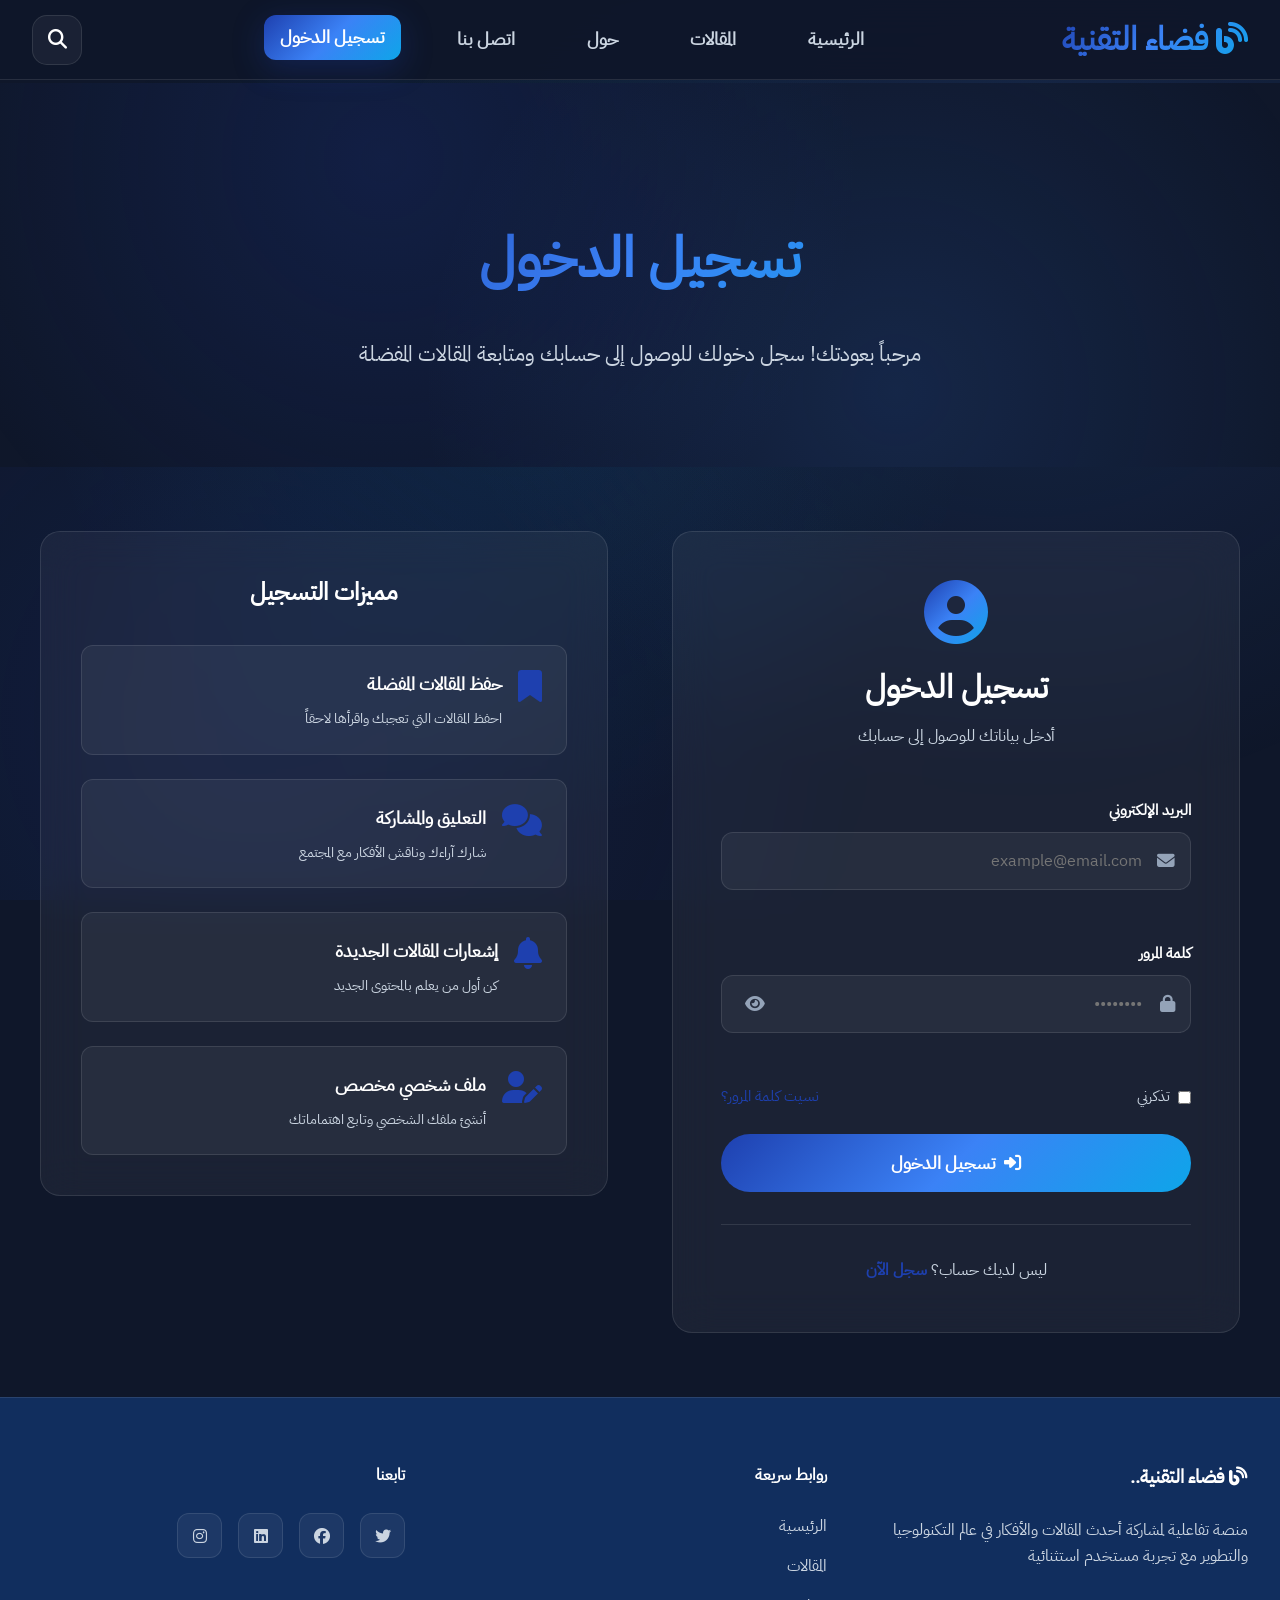
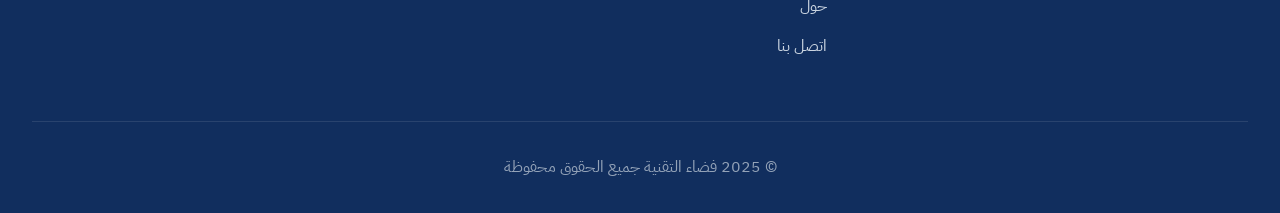
<file: signin.html>
<!DOCTYPE html>
<html lang="ar" dir="rtl">
  <head>
    <meta charset="UTF-8" />
    <meta name="viewport" content="width=device-width, initial-scale=1.0" />
    <title>تسجيل الدخول - فضاء التقنية</title>
    <meta
      name="description"
      content="سجل دخولك للوصول إلى حسابك في فضاء التقنية"
    />
    <link rel="stylesheet" href="css/styles.css" />
    <link
      href="https://cdnjs.cloudflare.com/ajax/libs/font-awesome/6.4.0/css/all.min.css"
      rel="stylesheet"
    />
  </head>
  <body>
    <header class="header" id="header">
      <nav class="nav">
        <div class="nav-brand">
          <h2><i class="fas fa-blog"></i> فضاء التقنية</h2>
        </div>
        <div class="nav-links" id="navLinks">
          <a href="index.html" class="nav-link">الرئيسية</a>
          <a href="posts.html" class="nav-link">المقالات</a>
          <a href="about.html" class="nav-link">حول</a>
          <a href="contact.html" class="nav-link">اتصل بنا</a>
          <a href="signin.html" class="nav-link active">تسجيل الدخول</a>
        </div>
        <div class="nav-actions">
          <button class="search-btn" id="searchBtn" aria-label="البحث">
            <i class="fas fa-search"></i>
          </button>
          <button
            class="menu-btn"
            id="menuBtn"
            aria-label="القائمة"
            aria-expanded="false"
          >
            <i class="fas fa-bars"></i>
          </button>
        </div>
      </nav>
    </header>

    <main>
      <section class="page-hero">
        <div class="container">
          <div class="page-hero-content">
            <h1 class="page-title">تسجيل الدخول</h1>
            <p class="page-subtitle">
              مرحباً بعودتك! سجل دخولك للوصول إلى حسابك ومتابعة المقالات المفضلة
            </p>
          </div>
        </div>
      </section>

      <section class="page-section">
        <div class="container">
          <div class="auth-container">
            <form class="auth-form" id="signinForm" novalidate>
              <div class="auth-header">
                <i class="fas fa-user-circle auth-icon"></i>
                <h2>تسجيل الدخول</h2>
                <p>أدخل بياناتك للوصول إلى حسابك</p>
              </div>

              <div class="form-field">
                <label for="signin-email">البريد الإلكتروني</label>
                <div class="input-wrapper">
                  <i class="fas fa-envelope input-icon"></i>
                  <input
                    type="email"
                    id="signin-email"
                    name="email"
                    placeholder="example@email.com"
                    required
                    aria-required="true"
                    autocomplete="email"
                  />
                </div>
                <span class="error-message" id="signin-email-error"></span>
              </div>

              <div class="form-field">
                <label for="signin-password">كلمة المرور</label>
                <div class="input-wrapper">
                  <i class="fas fa-lock input-icon"></i>
                  <input
                    type="password"
                    id="signin-password"
                    name="password"
                    placeholder="••••••••"
                    required
                    aria-required="true"
                    autocomplete="current-password"
                  />
                  <button
                    type="button"
                    class="toggle-password"
                    aria-label="إظهار كلمة المرور"
                  >
                    <i class="fas fa-eye"></i>
                  </button>
                </div>
                <span class="error-message" id="signin-password-error"></span>
              </div>

              <div class="form-options">
                <label class="checkbox-wrapper">
                  <input type="checkbox" id="remember-me" name="remember" />
                  <span>تذكرني</span>
                </label>
                <a href="#" class="forgot-password">نسيت كلمة المرور؟</a>
              </div>

              <button type="submit" class="auth-btn">
                <i class="fas fa-sign-in-alt"></i>
                تسجيل الدخول
              </button>

              <div class="success-message" id="signin-success"></div>

              <div class="auth-footer">
                <p>ليس لديك حساب؟ <a href="signup.html">سجل الآن</a></p>
              </div>
            </form>

            <div class="auth-benefits">
              <h3>مميزات التسجيل</h3>
              <div class="benefits-list">
                <div class="benefit-item">
                  <i class="fas fa-bookmark"></i>
                  <div>
                    <h4>حفظ المقالات المفضلة</h4>
                    <p>احفظ المقالات التي تعجبك واقرأها لاحقاً</p>
                  </div>
                </div>
                <div class="benefit-item">
                  <i class="fas fa-comments"></i>
                  <div>
                    <h4>التعليق والمشاركة</h4>
                    <p>شارك آراءك وناقش الأفكار مع المجتمع</p>
                  </div>
                </div>
                <div class="benefit-item">
                  <i class="fas fa-bell"></i>
                  <div>
                    <h4>إشعارات المقالات الجديدة</h4>
                    <p>كن أول من يعلم بالمحتوى الجديد</p>
                  </div>
                </div>
                <div class="benefit-item">
                  <i class="fas fa-user-edit"></i>
                  <div>
                    <h4>ملف شخصي مخصص</h4>
                    <p>أنشئ ملفك الشخصي وتابع اهتماماتك</p>
                  </div>
                </div>
              </div>
            </div>
          </div>
        </div>
      </section>
    </main>

    <footer class="footer">
      <div class="container">
        <div class="footer-content">
          <div class="footer-section">
            <h3><i class="fas fa-blog"></i> فضاء التقنية..</h3>
            <p>
              منصة تفاعلية لمشاركة أحدث المقالات والأفكار في عالم التكنولوجيا
              والتطوير مع تجربة مستخدم استثنائية
            </p>
          </div>
          <div class="footer-section">
            <h4>روابط سريعة</h4>
            <ul>
              <li><a href="index.html">الرئيسية</a></li>
              <li><a href="posts.html">المقالات</a></li>
              <li><a href="about.html">حول</a></li>
              <li><a href="contact.html">اتصل بنا</a></li>
            </ul>
          </div>
          <div class="footer-section">
            <h4>تابعنا</h4>
            <div class="social-links">
              <a href="#" aria-label="Twitter"
                ><i class="fab fa-twitter"></i
              ></a>
              <a href="#" aria-label="Facebook"
                ><i class="fab fa-facebook"></i
              ></a>
              <a href="#" aria-label="LinkedIn"
                ><i class="fab fa-linkedin"></i
              ></a>
              <a href="#" aria-label="Instagram"
                ><i class="fab fa-instagram"></i
              ></a>
            </div>
          </div>
        </div>
        <div class="footer-bottom">
          <p>&copy; 2025 فضاء التقنية جميع الحقوق محفوظة</p>
        </div>
      </div>
    </footer>

    <script src="js/script.js"></script>
  </body>
</html>
</file>
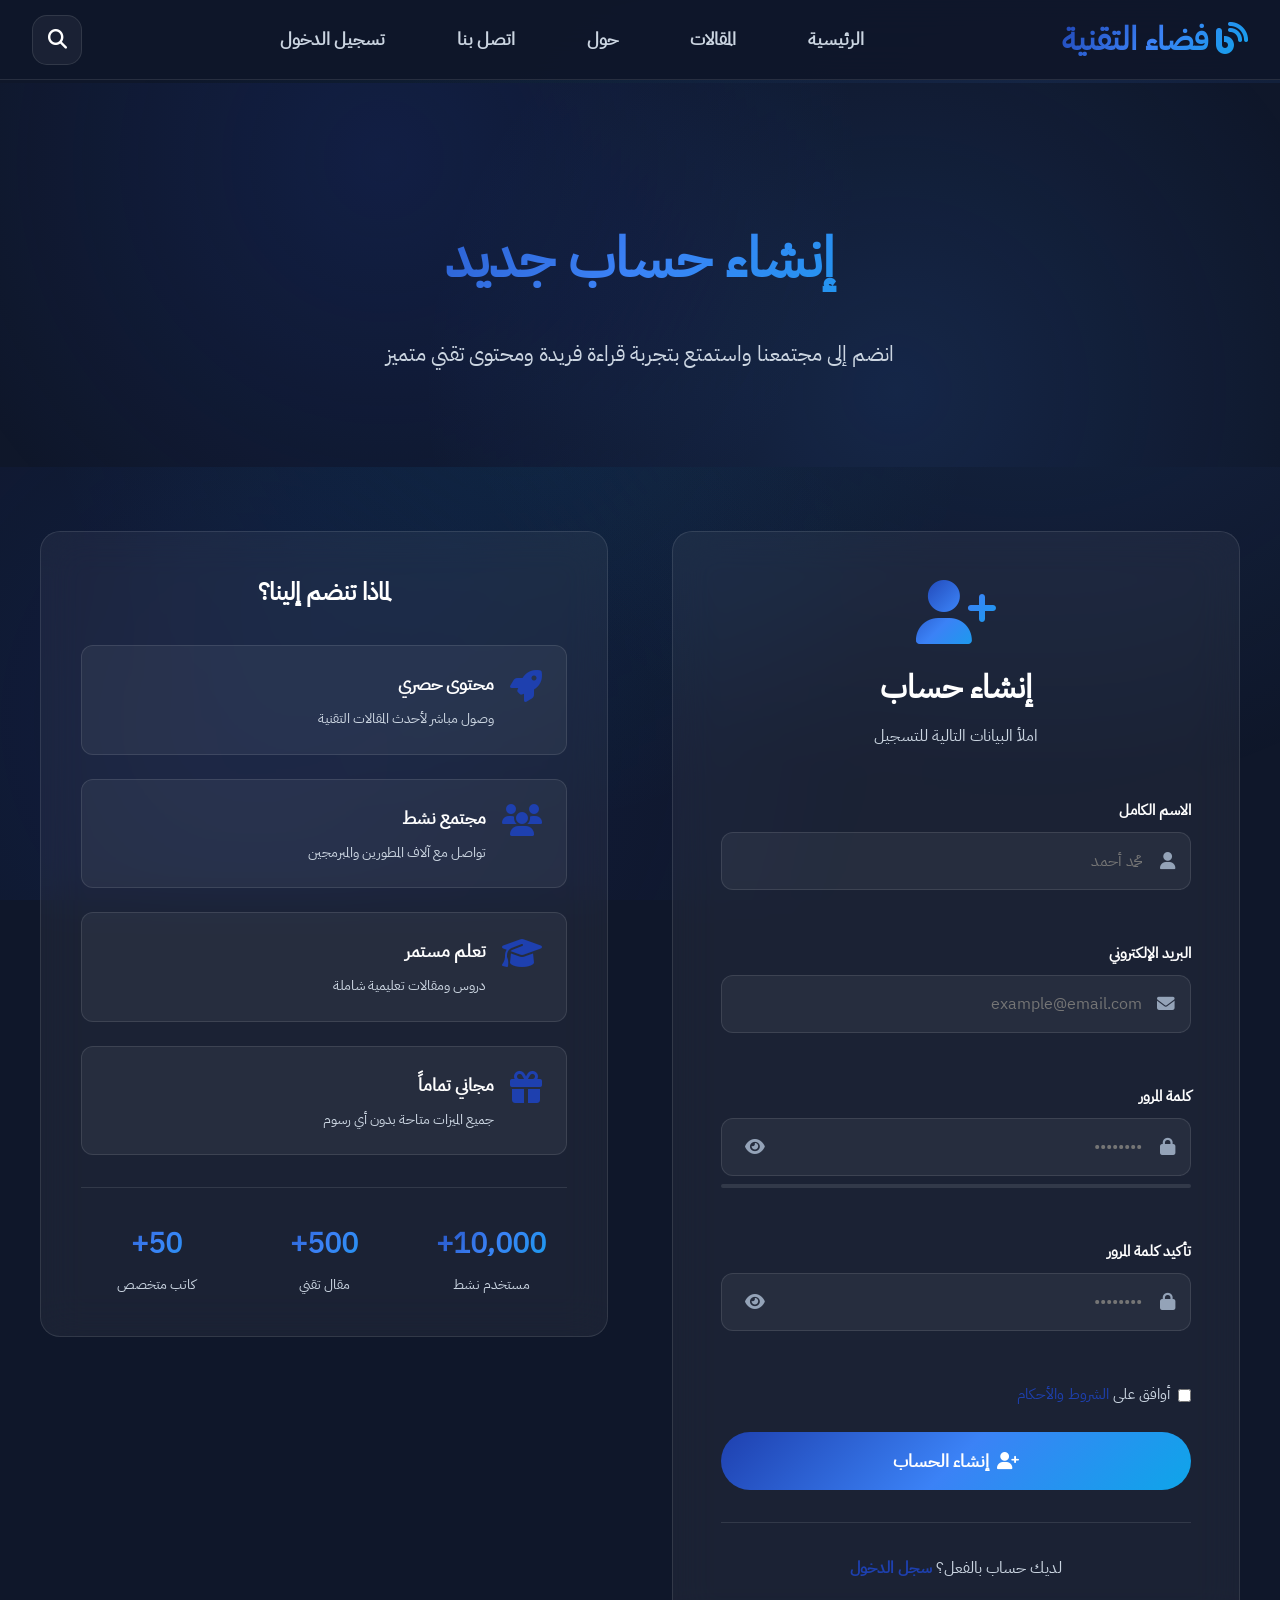
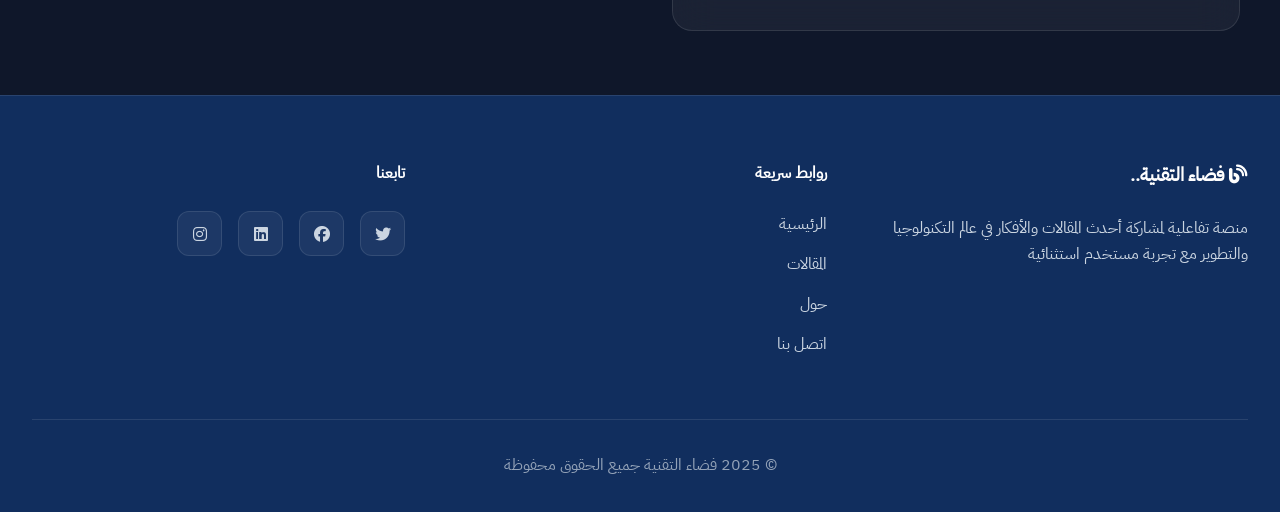
<file: signup.html>
<!DOCTYPE html>
<html lang="ar" dir="rtl">
  <head>
    <meta charset="UTF-8" />
    <meta name="viewport" content="width=device-width, initial-scale=1.0" />
    <title>إنشاء حساب - فضاء التقنية</title>
    <meta
      name="description"
      content="أنشئ حسابك المجاني للاستمتاع بجميع مزايا فضاء التقنية"
    />
    <link rel="stylesheet" href="css/styles.css" />
    <link
      href="https://cdnjs.cloudflare.com/ajax/libs/font-awesome/6.4.0/css/all.min.css"
      rel="stylesheet"
    />
  </head>
  <body>
    <header class="header" id="header">
      <nav class="nav">
        <div class="nav-brand">
          <h2><i class="fas fa-blog"></i> فضاء التقنية</h2>
        </div>
        <div class="nav-links" id="navLinks">
          <a href="index.html" class="nav-link">الرئيسية</a>
          <a href="posts.html" class="nav-link">المقالات</a>
          <a href="about.html" class="nav-link">حول</a>
          <a href="contact.html" class="nav-link">اتصل بنا</a>
          <a href="signin.html" class="nav-link">تسجيل الدخول</a>
        </div>
        <div class="nav-actions">
          <button class="search-btn" id="searchBtn" aria-label="البحث">
            <i class="fas fa-search"></i>
          </button>
          <button
            class="menu-btn"
            id="menuBtn"
            aria-label="القائمة"
            aria-expanded="false"
          >
            <i class="fas fa-bars"></i>
          </button>
        </div>
      </nav>
    </header>

    <main>
      <section class="page-hero">
        <div class="container">
          <div class="page-hero-content">
            <h1 class="page-title">إنشاء حساب جديد</h1>
            <p class="page-subtitle">
              انضم إلى مجتمعنا واستمتع بتجربة قراءة فريدة ومحتوى تقني متميز
            </p>
          </div>
        </div>
      </section>

      <section class="page-section">
        <div class="container">
          <div class="auth-container">
            <form class="auth-form" id="signupForm" novalidate>
              <div class="auth-header">
                <i class="fas fa-user-plus auth-icon"></i>
                <h2>إنشاء حساب</h2>
                <p>املأ البيانات التالية للتسجيل</p>
              </div>

              <div class="form-field">
                <label for="signup-name">الاسم الكامل</label>
                <div class="input-wrapper">
                  <i class="fas fa-user input-icon"></i>
                  <input
                    type="text"
                    id="signup-name"
                    name="name"
                    placeholder="محمد أحمد"
                    required
                    aria-required="true"
                    autocomplete="name"
                    minlength="3"
                  />
                </div>
                <span class="error-message" id="signup-name-error"></span>
              </div>

              <div class="form-field">
                <label for="signup-email">البريد الإلكتروني</label>
                <div class="input-wrapper">
                  <i class="fas fa-envelope input-icon"></i>
                  <input
                    type="email"
                    id="signup-email"
                    name="email"
                    placeholder="example@email.com"
                    required
                    aria-required="true"
                    autocomplete="email"
                  />
                </div>
                <span class="error-message" id="signup-email-error"></span>
              </div>

              <div class="form-field">
                <label for="signup-password">كلمة المرور</label>
                <div class="input-wrapper">
                  <i class="fas fa-lock input-icon"></i>
                  <input
                    type="password"
                    id="signup-password"
                    name="password"
                    placeholder="••••••••"
                    required
                    aria-required="true"
                    autocomplete="new-password"
                    minlength="8"
                  />
                  <button
                    type="button"
                    class="toggle-password"
                    aria-label="إظهار كلمة المرور"
                  >
                    <i class="fas fa-eye"></i>
                  </button>
                </div>
                <div class="password-strength" id="password-strength"></div>
                <span class="error-message" id="signup-password-error"></span>
              </div>

              <div class="form-field">
                <label for="signup-confirm-password">تأكيد كلمة المرور</label>
                <div class="input-wrapper">
                  <i class="fas fa-lock input-icon"></i>
                  <input
                    type="password"
                    id="signup-confirm-password"
                    name="confirmPassword"
                    placeholder="••••••••"
                    required
                    aria-required="true"
                    autocomplete="new-password"
                  />
                  <button
                    type="button"
                    class="toggle-password"
                    aria-label="إظهار كلمة المرور"
                  >
                    <i class="fas fa-eye"></i>
                  </button>
                </div>
                <span
                  class="error-message"
                  id="signup-confirm-password-error"
                ></span>
              </div>

              <div class="form-options">
                <label class="checkbox-wrapper">
                  <input
                    type="checkbox"
                    id="agree-terms"
                    name="terms"
                    required
                  />
                  <span
                    >أوافق على
                    <a href="#" class="terms-link">الشروط والأحكام</a></span
                  >
                </label>
              </div>

              <button type="submit" class="auth-btn">
                <i class="fas fa-user-plus"></i>
                إنشاء الحساب
              </button>

              <div class="success-message" id="signup-success"></div>

              <div class="auth-footer">
                <p>لديك حساب بالفعل؟ <a href="signin.html">سجل الدخول</a></p>
              </div>
            </form>

            <div class="auth-benefits">
              <h3>لماذا تنضم إلينا؟</h3>
              <div class="benefits-list">
                <div class="benefit-item">
                  <i class="fas fa-rocket"></i>
                  <div>
                    <h4>محتوى حصري</h4>
                    <p>وصول مباشر لأحدث المقالات التقنية</p>
                  </div>
                </div>
                <div class="benefit-item">
                  <i class="fas fa-users"></i>
                  <div>
                    <h4>مجتمع نشط</h4>
                    <p>تواصل مع آلاف المطورين والمبرمجين</p>
                  </div>
                </div>
                <div class="benefit-item">
                  <i class="fas fa-graduation-cap"></i>
                  <div>
                    <h4>تعلم مستمر</h4>
                    <p>دروس ومقالات تعليمية شاملة</p>
                  </div>
                </div>
                <div class="benefit-item">
                  <i class="fas fa-gift"></i>
                  <div>
                    <h4>مجاني تماماً</h4>
                    <p>جميع الميزات متاحة بدون أي رسوم</p>
                  </div>
                </div>
              </div>

              <div class="stats-section">
                <div class="stat-item">
                  <h4>10,000+</h4>
                  <p>مستخدم نشط</p>
                </div>
                <div class="stat-item">
                  <h4>500+</h4>
                  <p>مقال تقني</p>
                </div>
                <div class="stat-item">
                  <h4>50+</h4>
                  <p>كاتب متخصص</p>
                </div>
              </div>
            </div>
          </div>
        </div>
      </section>
    </main>

    <footer class="footer">
      <div class="container">
        <div class="footer-content">
          <div class="footer-section">
            <h3><i class="fas fa-blog"></i> فضاء التقنية..</h3>
            <p>
              منصة تفاعلية لمشاركة أحدث المقالات والأفكار في عالم التكنولوجيا
              والتطوير مع تجربة مستخدم استثنائية
            </p>
          </div>
          <div class="footer-section">
            <h4>روابط سريعة</h4>
            <ul>
              <li><a href="index.html">الرئيسية</a></li>
              <li><a href="posts.html">المقالات</a></li>
              <li><a href="about.html">حول</a></li>
              <li><a href="contact.html">اتصل بنا</a></li>
            </ul>
          </div>
          <div class="footer-section">
            <h4>تابعنا</h4>
            <div class="social-links">
              <a href="#" aria-label="Twitter"
                ><i class="fab fa-twitter"></i
              ></a>
              <a href="#" aria-label="Facebook"
                ><i class="fab fa-facebook"></i
              ></a>
              <a href="#" aria-label="LinkedIn"
                ><i class="fab fa-linkedin"></i
              ></a>
              <a href="#" aria-label="Instagram"
                ><i class="fab fa-instagram"></i
              ></a>
            </div>
          </div>
        </div>
        <div class="footer-bottom">
          <p>&copy; 2025 فضاء التقنية جميع الحقوق محفوظة</p>
        </div>
      </div>
    </footer>

    <script src="js/script.js"></script>
  </body>
</html>
</file>
<file: css/styles.css>
.swiper-button-next,
.swiper-button-prev {
  color: #fff;
  background: rgba(30, 64, 175, 0.7);
  border-radius: 50%;
  width: 56px;
  height: 56px;
  display: flex;
  align-items: center;
  justify-content: center;
  top: 50%;
  transform: translateY(-50%);
  box-shadow: 0 4px 24px rgba(30, 64, 175, 0.18);
  border: 2px solid #fff2;
  transition: background 0.2s, box-shadow 0.2s, border 0.2s;
  font-size: 2.2rem;
  z-index: 10;
}
.swiper-button-next {
  right: 32px;
  left: auto;
}
.swiper-button-prev {
  left: 32px;
  right: auto;
}
.swiper-button-next:hover,
.swiper-button-prev:hover {
  background: #1e40af;
  box-shadow: 0 8px 32px rgba(30, 64, 175, 0.28);
  border: 2px solid #3b82f6;
}
.swiper-button-next:after,
.swiper-button-prev:after {
  font-size: 2.2rem;
  font-weight: bold;
}
/* Swiper.js Carousel Fixes */
.swiper {
  width: 100%;
  height: 500px;
  direction: rtl;
}
.swiper-wrapper {
  width: 100%;
  height: 100%;
}
.swiper-slide {
  width: 100% !important;
  height: 500px;
  display: flex;
  align-items: stretch;
  position: relative;
  background: transparent;
}
.swiper-button-next,
.swiper-button-prev {
  color: #fff;
  background: rgba(30, 64, 175, 0.4);
  border-radius: 50%;
  width: 60px;
  height: 60px;
  display: flex;
  align-items: center;
  justify-content: center;
  top: 50%;
  transform: translateY(-50%);
}
.swiper-pagination-bullet {
  background: #3b82f6;
  opacity: 0.7;
}
.swiper-pagination-bullet-active {
  background: #1e40af;
  opacity: 1;
}
:root {
  /* Color Palette - Sophisticated & Harmonious */
  --primary: #1e40af;
  --primary-light: #3b82f6;
  --primary-dark: #1e3a8a;
  --secondary: #0ea5e9;
  --secondary-light: #38bdf8;
  --accent: #06b6d4;
  --accent-light: #0891b2;

  /* Backgrounds */
  --bg-primary: #0f172a;
  --bg-secondary: #112e5e;
  --bg-card: #334155;
  --bg-glass: rgba(255, 255, 255, 0.05);
  --bg-gradient: linear-gradient(135deg, #1e40af 0%, #3b82f6 50%, #0ea5e9 100%);

  /* Text Colors */
  --text-primary: #ffffff;
  --text-secondary: #cbd5e1;
  --text-muted: #94a3b8;

  /* Effects */
  --shadow-glow: 0 0 40px rgba(30, 64, 175, 0.4);
  --shadow-card: 0 25px 50px -12px rgba(0, 0, 0, 0.5);
  --blur: blur(20px);
  --border-radius: 20px;
  --transition: all 0.3s cubic-bezier(0.4, 0, 0.2, 1);
  --transition-fast: all 0.2s ease-out;
}

@font-face {
  font-family: "IBM Plex Sans Arabic";
  src: url("../assets/fonts/IBMPlexSansArabic-Regular.ttf") format("truetype");
  font-weight: 400;
  font-style: normal;
  font-display: swap;
}

@font-face {
  font-family: "Tajawal";
  src: url("../assets/fonts/Tajawal-Regular.ttf") format("truetype");
  font-weight: 400;
  font-style: normal;
}

button {
  font-family: "IBM Plex Sans Arabic", "Tajawal", system-ui, -apple-system,
    sans-serif;
}

* {
  margin: 0;
  padding: 0;
  box-sizing: border-box;
}

body {
  font-family: "IBM Plex Sans Arabic", "Tajawal", system-ui, -apple-system,
    sans-serif;
  font-display: swap;
  background: var(--bg-primary);
  color: var(--text-primary);
  line-height: 1.7;
  direction: rtl;
  overflow-x: hidden;
  position: relative;
  scroll-behavior: smooth;
}

/* Animated Background */
body::before {
  content: "";
  position: fixed;
  top: 0;
  left: 0;
  width: 100%;
  height: 100%;
  background: radial-gradient(
      circle at 20% 80%,
      rgba(30, 64, 175, 0.15) 0%,
      transparent 50%
    ),
    radial-gradient(
      circle at 80% 20%,
      rgba(59, 130, 246, 0.15) 0%,
      transparent 50%
    ),
    radial-gradient(
      circle at 40% 40%,
      rgba(14, 165, 233, 0.1) 0%,
      transparent 50%
    );
  z-index: -1;
  animation: backgroundShift 20s ease-in-out infinite;
}

@keyframes backgroundShift {
  0%,
  100% {
    transform: scale(1) rotate(0deg);
  }
  50% {
    transform: scale(1.1) rotate(2deg);
  }
}

/* Floating Particles */
.particles {
  position: fixed;
  top: 0;
  left: 0;
  width: 100%;
  height: 100%;
  pointer-events: none;
  z-index: -1;
}

.particle {
  position: absolute;
  width: 4px;
  height: 4px;
  background: var(--primary);
  border-radius: 50%;
  animation: float 15s infinite linear;
  opacity: 0.6;
}

@keyframes float {
  0% {
    transform: translateY(100vh) rotate(0deg);
    opacity: 0;
  }
  10% {
    opacity: 0.6;
  }
  90% {
    opacity: 0.6;
  }
  100% {
    transform: translateY(-100px) rotate(360deg);
    opacity: 0;
  }
}

.container {
  max-width: 1400px;
  margin: 0 auto;
  padding: 0 2rem;
}

/* Header - Glassmorphism Design */
.header {
  position: fixed;
  top: 0;
  left: 0;
  right: 0;
  z-index: 1000;
  background: rgba(15, 23, 42, 0.95);
  backdrop-filter: var(--blur);
  border-bottom: 1px solid rgba(255, 255, 255, 0.1);
  transition: all 0.6s cubic-bezier(0.4, 0, 0.2, 1);
  height: 80px;
  display: flex;
  align-items: center;
}

.header.scrolled {
  background: rgba(15, 23, 42, 0.98);
  box-shadow: var(--shadow-card);
  transform: translateY(0);
}

.nav {
  display: flex;
  align-items: center;
  justify-content: space-between;
  padding: 0 2rem;
  max-width: 1400px;
  margin: 0 auto;
  width: 100%;
  height: 100%;
}

.nav-brand {
  position: relative;
}

.nav-brand h2 {
  font-size: 2rem;
  font-weight: 800;
  background: var(--bg-gradient);
  -webkit-background-clip: text;
  background-clip: text;
  color: transparent;
  position: relative;
  cursor: pointer;
  transition: var(--transition);
}

.nav-brand h2::after {
  content: "";
  position: absolute;
  bottom: -5px;
  left: 0;
  width: 0;
  height: 3px;
  background: var(--bg-gradient);
  border-radius: 2px;
  transition: width 0.3s ease;
}

.nav-brand h2:hover::after {
  width: 100%;
}

.nav-links {
  display: flex;
  gap: 2.5rem;
  align-items: center;
}

.nav-link {
  color: var(--text-secondary);
  text-decoration: none;
  font-weight: 600;
  font-size: 1.1rem;
  position: relative;
  padding: 0.5rem 1rem;
  border-radius: 12px;
  transition: var(--transition);
  overflow: hidden;
}

.nav-link::before {
  content: "";
  position: absolute;
  top: 0;
  left: -100%;
  width: 100%;
  height: 100%;
  background: linear-gradient(
    90deg,
    transparent,
    rgba(255, 255, 255, 0.1),
    transparent
  );
  transition: left 0.5s ease;
}

.nav-link:hover::before {
  left: 100%;
}

.nav-link:hover,
.nav-link.active {
  color: var(--text-primary);
  background: var(--bg-gradient);
  box-shadow: 0 8px 32px rgba(30, 64, 175, 0.3);
  transform: translateY(-2px);
}

.nav-actions {
  display: flex;
  gap: 1rem;
  align-items: center;
}

.search-btn,
.menu-btn {
  background: var(--bg-glass);
  border: 1px solid rgba(255, 255, 255, 0.1);
  color: var(--text-primary);
  width: 50px;
  height: 50px;
  border-radius: 15px;
  display: flex;
  align-items: center;
  justify-content: center;
  cursor: pointer;
  transition: var(--transition);
  font-size: 1.2rem;
  position: relative;
  overflow: hidden;
}

.search-btn::before,
.menu-btn::before {
  content: "";
  position: absolute;
  top: 50%;
  left: 50%;
  width: 0;
  height: 0;
  background: var(--bg-gradient);
  border-radius: 50%;
  transition: all 0.4s ease;
  transform: translate(-50%, -50%);
  z-index: -1;
}

.search-btn:hover::before,
.menu-btn:hover::before {
  width: 100px;
  height: 100px;
}

.search-btn:hover,
.menu-btn:hover {
  transform: translateY(-3px) scale(1.05);
  box-shadow: var(--shadow-glow);
}

/* Hero Section - New Amazing Design */
.hero {
  min-height: 100vh;
  position: relative;
  overflow: hidden;
  padding-top: 0;
  padding-bottom: 80px;
  display: flex;
  align-items: center;
  background: var(--bg-primary);
  margin-top: 80px;
}

.hero::before {
  content: "";
  position: absolute;
  top: 0;
  left: 0;
  right: 0;
  bottom: 0;
  background: radial-gradient(
      circle at 30% 20%,
      rgba(30, 64, 175, 0.3) 0%,
      transparent 50%
    ),
    radial-gradient(
      circle at 70% 80%,
      rgba(59, 130, 246, 0.2) 0%,
      transparent 50%
    );
  z-index: 1;
}

.hero::after {
  content: "";
  position: absolute;
  top: 0;
  left: 0;
  right: 0;
  bottom: 0;
  background: url('data:image/svg+xml,<svg xmlns="http://www.w3.org/2000/svg" viewBox="0 0 100 100"><defs><pattern id="grid" width="10" height="10" patternUnits="userSpaceOnUse"><path d="M 10 0 L 0 0 0 10" fill="none" stroke="rgba(30,64,175,0.1)" stroke-width="0.5"/></pattern></defs><rect width="100" height="100" fill="url(%23grid)"/></svg>');
  opacity: 0.3;
  z-index: 1;
}

.hero-content {
  position: relative;
  z-index: 2;
  text-align: center;
  max-width: 1200px;
  margin: 0 auto;
  margin-top: 120px;
  padding: 0 2rem;
}

.hero-title {
  font-size: clamp(3rem, 8vw, 6rem);
  font-weight: 900;
  line-height: 1.1;
  margin-bottom: 2rem;
  background: linear-gradient(
    135deg,
    #ffffff 0%,
    var(--primary) 50%,
    var(--secondary) 100%
  );
  -webkit-background-clip: text;
  background-clip: text;
  color: transparent;
  position: relative;
  animation: titleGlow 4s ease-in-out infinite alternate;
}

@keyframes titleGlow {
  0% {
    filter: drop-shadow(0 0 20px rgba(30, 64, 175, 0.5));
  }
  100% {
    filter: drop-shadow(0 0 40px rgba(30, 64, 175, 0.8));
  }
}

.hero-subtitle {
  font-size: 1.5rem;
  color: var(--text-secondary);
  margin-bottom: 3rem;
  max-width: 600px;
  margin-left: auto;
  margin-right: auto;
  line-height: 1.6;
  animation: fadeInUp 1s ease-out 0.5s both;
}

.hero-cta {
  display: flex;
  gap: 2rem;
  justify-content: center;
  flex-wrap: wrap;
  margin-bottom: 4rem;
  animation: fadeInUp 1s ease-out 1s both;
}

.cta-button {
  padding: 1.2rem 2.5rem;
  border-radius: 50px;
  font-size: 1.1rem;
  font-weight: 700;
  text-decoration: none;
  transition: all 0.4s cubic-bezier(0.4, 0, 0.2, 1);
  position: relative;
  overflow: hidden;
  display: inline-flex;
  align-items: center;
  gap: 0.5rem;
}

.cta-primary {
  background: var(--bg-gradient);
  color: white;
  box-shadow: 0 10px 30px rgba(30, 64, 175, 0.4);
}

.cta-primary:hover {
  transform: translateY(-5px) scale(1.05);
  box-shadow: 0 20px 50px rgba(30, 64, 175, 0.6);
}

.cta-secondary {
  background: var(--bg-glass);
  color: var(--text-primary);
  border: 2px solid rgba(30, 64, 175, 0.3);
  backdrop-filter: var(--blur);
}

.cta-secondary:hover {
  background: rgba(30, 64, 175, 0.1);
  border-color: var(--primary);
  transform: translateY(-3px);
}

.hero-features {
  display: grid;
  grid-template-columns: repeat(auto-fit, minmax(250px, 1fr));
  gap: 2rem;
  margin-top: 4rem;
  animation: fadeInUp 1s ease-out 1.5s both;
}

.feature-card {
  background: var(--bg-glass);
  backdrop-filter: var(--blur);
  border: 1px solid rgba(255, 255, 255, 0.1);
  border-radius: var(--border-radius);
  padding: 2rem;
  text-align: center;
  transition: var(--transition);
  position: relative;
  overflow: hidden;
}

.feature-card::before {
  content: "";
  position: absolute;
  top: 0;
  left: -100%;
  width: 100%;
  height: 100%;
  background: linear-gradient(
    90deg,
    transparent,
    rgba(30, 64, 175, 0.1),
    transparent
  );
  transition: left 0.6s ease;
}

.feature-card:hover::before {
  left: 100%;
}

.feature-card:hover {
  transform: translateY(-10px);
  box-shadow: 0 20px 40px rgba(30, 64, 175, 0.2);
  border-color: var(--primary);
}

.feature-icon {
  font-size: 3rem;
  margin-bottom: 1rem;
  background: var(--bg-gradient);
  -webkit-background-clip: text;
  background-clip: text;
  color: transparent;
}

.feature-title {
  font-size: 1.3rem;
  font-weight: 700;
  color: var(--text-primary);
  margin-bottom: 1rem;
}

.feature-description {
  color: var(--text-secondary);
  line-height: 1.6;
}

/* Featured Posts Section */
.featured-posts {
  padding: 6rem 0;
  position: relative;
}

.featured-posts::before {
  content: "";
  position: absolute;
  top: 0;
  left: 0;
  right: 0;
  bottom: 0;
  background: linear-gradient(
    180deg,
    var(--bg-primary) 0%,
    var(--bg-secondary) 50%
  );
  z-index: -1;
}

.featured-carousel {
  position: relative;
  max-width: 1200px;
  margin: 0 auto;
  border-radius: var(--border-radius);
  overflow: hidden;
  box-shadow: var(--shadow-card);
  background: var(--bg-glass);
  backdrop-filter: var(--blur);
  border: 1px solid rgba(255, 255, 255, 0.1);
}

.carousel-track {
  display: flex;
  height: 500px;
  width: 100%;
  transition: transform 0.8s cubic-bezier(0.25, 0.46, 0.45, 0.94);
  overflow: hidden;
  padding: 0;
  margin: 0;
}

.carousel-slide {
  min-width: 100%;
  flex-shrink: 0;
  height: 500px;
  position: relative;
  overflow: hidden;
  display: block;
}

.slide-image {
  position: absolute;
  top: 0;
  left: 0;
  width: 100%;
  height: 100%;
  overflow: hidden;
}

.slide-image img {
  width: 100%;
  height: 100%;
  object-fit: cover;
  transition: transform 0.8s ease;
}

.carousel-slide:hover .slide-image img {
  transform: scale(1.1);
}

.slide-overlay {
  position: absolute;
  bottom: 0;
  left: 0;
  right: 0;
  background: linear-gradient(transparent, rgba(15, 23, 42, 0.95));
  padding: 3rem;
  color: white;
  backdrop-filter: var(--blur);
}

.slide-category {
  display: inline-block;
  background: var(--bg-gradient);
  color: white;
  padding: 0.5rem 1.5rem;
  border-radius: 25px;
  font-size: 0.9rem;
  font-weight: 600;
  margin-bottom: 1rem;
  box-shadow: 0 4px 15px rgba(30, 64, 175, 0.4);
  animation: pulse 2s infinite;
}

.slide-title {
  font-size: 2.5rem;
  font-weight: 800;
  margin-bottom: 1rem;
  line-height: 1.2;
  color: white;
}

.slide-excerpt {
  font-size: 1.2rem;
  color: rgba(255, 255, 255, 0.8);
  margin-bottom: 2rem;
  line-height: 1.6;
}

.slide-cta {
  display: inline-flex;
  align-items: center;
  gap: 0.5rem;
  background: var(--bg-gradient);
  color: white;
  padding: 1rem 2rem;
  border-radius: 50px;
  text-decoration: none;
  font-weight: 700;
  font-size: 1.1rem;
  transition: var(--transition);
  position: relative;
  overflow: hidden;
}

.slide-cta::before {
  content: "";
  position: absolute;
  top: 0;
  left: -100%;
  width: 100%;
  height: 100%;
  background: linear-gradient(
    90deg,
    transparent,
    rgba(255, 255, 255, 0.2),
    transparent
  );
  transition: left 0.6s ease;
}

.slide-cta:hover::before {
  left: 100%;
}

.slide-cta:hover {
  transform: translateY(-3px) scale(1.05);
  box-shadow: 0 15px 35px rgba(30, 64, 175, 0.5);
}

/* Carousel Controls */
.carousel-controls {
  position: absolute;
  top: 50%;
  transform: translateY(-50%);
  z-index: 10;
  width: 100%;
  display: flex;
  justify-content: space-between;
  padding: 0 2rem;
  pointer-events: none;
}

.carousel-btn {
  pointer-events: all;
  width: 60px;
  height: 60px;
  border-radius: 50%;
  background: rgba(255, 255, 255, 0.1);
  backdrop-filter: var(--blur);
  border: 1px solid rgba(255, 255, 255, 0.2);
  color: white;
  font-size: 1.5rem;
  cursor: pointer;
  transition: var(--transition);
  display: flex;
  align-items: center;
  justify-content: center;
}

.carousel-btn:hover {
  background: var(--primary);
  transform: scale(1.1);
  box-shadow: var(--shadow-glow);
}

.carousel-dots {
  position: absolute;
  bottom: 30px;
  left: 50%;
  transform: translateX(-50%);
  display: flex;
  gap: 1rem;
  z-index: 10;
}

.carousel-dot {
  width: 12px;
  height: 12px;
  border-radius: 50%;
  background: rgba(255, 255, 255, 0.4);
  cursor: pointer;
  transition: var(--transition);
  position: relative;
}

.carousel-dot.active {
  background: var(--primary);
  box-shadow: 0 0 20px var(--primary);
  transform: scale(1.3);
}

.carousel-dot::after {
  content: "";
  position: absolute;
  top: 50%;
  left: 50%;
  width: 0;
  height: 0;
  background: var(--primary);
  border-radius: 50%;
  transition: all 0.3s ease;
  transform: translate(-50%, -50%);
}

.carousel-dot:hover::after {
  width: 20px;
  height: 20px;
  opacity: 0.3;
}

/* Latest Posts Section */
.latest-posts {
  padding: 6rem 0;
  position: relative;
}

.section-title {
  font-size: 3.5rem;
  font-weight: 800;
  text-align: center;
  margin-bottom: 4rem;
  background: var(--bg-gradient);
  -webkit-background-clip: text;
  background-clip: text;
  color: transparent;
  position: relative;
}

.section-title::after {
  content: "";
  position: absolute;
  bottom: -20px;
  left: 50%;
  transform: translateX(-50%);
  width: 100px;
  height: 4px;
  background: var(--bg-gradient);
  border-radius: 2px;
}

.home-layout {
  display: grid;
  grid-template-columns: 1fr 400px;
  gap: 4rem;
  align-items: start;
}

.posts-grid {
  display: grid;
  grid-template-columns: repeat(auto-fit, minmax(350px, 1fr));
  gap: 2.5rem;
}

.post-card {
  background: var(--bg-glass);
  backdrop-filter: var(--blur);
  border: 1px solid rgba(255, 255, 255, 0.1);
  border-radius: var(--border-radius);
  overflow: hidden;
  cursor: pointer;
  transition: var(--transition);
  position: relative;
  height: 100%;
  display: flex;
  flex-direction: column;
}

.post-card::before {
  content: "";
  position: absolute;
  top: 0;
  left: 0;
  right: 0;
  height: 3px;
  background: var(--bg-gradient);
  transform: scaleX(0);
  transition: transform 0.3s ease;
}

.post-card:hover::before {
  transform: scaleX(1);
}

.post-card:hover {
  transform: translateY(-10px) scale(1.02);
  box-shadow: var(--shadow-card);
  border-color: var(--primary);
}

.post-image {
  position: relative;
  height: 250px;
  overflow: hidden;
}

.post-image img {
  width: 100%;
  height: 100%;
  object-fit: cover;
  transition: var(--transition);
}

.post-card:hover .post-image img {
  transform: scale(1.1);
}

.post-category {
  position: absolute;
  top: 1rem;
  right: 1rem;
  background: var(--bg-gradient);
  color: white;
  padding: 0.5rem 1rem;
  border-radius: 20px;
  font-size: 0.8rem;
  font-weight: 600;
  box-shadow: 0 4px 15px rgba(30, 64, 175, 0.4);
  z-index: 2;
}

.post-content {
  padding: 2rem;
  flex: 1;
  display: flex;
  flex-direction: column;
}

.post-content h3 {
  font-size: 1.4rem;
  font-weight: 700;
  color: var(--text-primary);
  margin-bottom: 1rem;
  line-height: 1.3;
  flex: 1;
}

.post-content p {
  color: var(--text-secondary);
  margin-bottom: 1.5rem;
  line-height: 1.6;
}

.post-footer {
  display: flex;
  justify-content: space-between;
  align-items: center;
  font-size: 0.9rem;
  color: var(--text-muted);
  padding-top: 1rem;
  border-top: 1px solid rgba(255, 255, 255, 0.1);
}

/* Sidebar */
.home-sidebar {
  background: var(--bg-glass);
  backdrop-filter: var(--blur);
  border: 1px solid rgba(255, 255, 255, 0.1);
  border-radius: var(--border-radius);
  padding: 2rem;
  height: fit-content;
  position: sticky;
  top: 120px;
}

.sidebar-widget {
  margin-bottom: 2.5rem;
}

.sidebar-widget:last-child {
  margin-bottom: 0;
}

.sidebar-widget h3 {
  font-size: 1.3rem;
  font-weight: 700;
  color: var(--text-primary);
  margin-bottom: 1.5rem;
  position: relative;
  padding-bottom: 0.5rem;
}

.sidebar-widget h3::after {
  content: "";
  position: absolute;
  bottom: 0;
  left: 0;
  width: 50px;
  height: 2px;
  background: var(--bg-gradient);
  border-radius: 1px;
}

.sidebar-search input {
  width: 100%;
  padding: 1rem;
  background: var(--bg-glass);
  border: 1px solid rgba(255, 255, 255, 0.1);
  border-radius: 12px;
  color: var(--text-primary);
  font-size: 1rem;
  transition: var(--transition);
}

.sidebar-search input:focus {
  outline: none;
  border-color: var(--primary);
  box-shadow: 0 0 20px rgba(30, 64, 175, 0.3);
}

.tags {
  display: flex;
  flex-wrap: wrap;
  gap: 0.8rem;
}

.tag {
  background: var(--bg-glass);
  color: var(--text-secondary);
  padding: 0.6rem 1.2rem;
  border-radius: 20px;
  font-size: 0.9rem;
  font-weight: 500;
  border: 1px solid rgba(255, 255, 255, 0.1);
  cursor: pointer;
  transition: var(--transition);
  text-decoration: none;
}

.tag:hover {
  background: var(--primary);
  color: white;
  transform: translateY(-2px);
  box-shadow: 0 8px 25px rgba(30, 64, 175, 0.4);
}

.related-posts {
  display: flex;
  flex-direction: column;
  gap: 1rem;
}

.related-post {
  display: flex;
  gap: 1rem;
  padding: 1rem;
  background: var(--bg-glass);
  border: 1px solid rgba(255, 255, 255, 0.1);
  border-radius: 12px;
  cursor: pointer;
  transition: var(--transition);
}

.related-post:hover {
  transform: translateY(-3px);
  box-shadow: 0 10px 30px rgba(0, 0, 0, 0.2);
  border-color: var(--primary);
}

.related-post img {
  width: 60px;
  height: 60px;
  border-radius: 8px;
  object-fit: cover;
}

.related-content h4 {
  font-size: 0.95rem;
  font-weight: 600;
  color: var(--text-primary);
  margin-bottom: 0.5rem;
  line-height: 1.3;
}

.related-date {
  font-size: 0.8rem;
  color: var(--text-muted);
}

/* Newsletter Section */
.newsletter {
  background: var(--bg-gradient);
  padding: 4rem 0;
  position: relative;
  overflow: hidden;
  margin-top: 2rem;
}

.newsletter::before {
  content: "";
  position: absolute;
  top: -50%;
  left: -50%;
  width: 200%;
  height: 200%;
  background: radial-gradient(
    circle,
    rgba(255, 255, 255, 0.1) 1px,
    transparent 1px
  );
  background-size: 50px 50px;
  animation: moveBackground 20s linear infinite;
}

@keyframes moveBackground {
  0% {
    transform: translate(0, 0);
  }
  100% {
    transform: translate(50px, 50px);
  }
}

.newsletter-content {
  text-align: center;
  max-width: 600px;
  margin: 0 auto;
  position: relative;
  z-index: 2;
}

.newsletter-content h2 {
  font-size: 2.5rem;
  font-weight: 800;
  color: white;
  margin-bottom: 1rem;
}

.newsletter-content p {
  font-size: 1.2rem;
  color: rgba(255, 255, 255, 0.9);
  margin-bottom: 2.5rem;
}

.newsletter-form {
  display: flex;
  gap: 1rem;
  max-width: 500px;
  margin: 0 auto;
  background: rgba(255, 255, 255, 0.1);
  padding: 0.5rem;
  border-radius: 50px;
  backdrop-filter: var(--blur);
}

.newsletter-form input {
  flex: 1;
  padding: 1rem 1.5rem;
  background: transparent;
  border: none;
  color: white;
  font-size: 1rem;
  border-radius: 50px;
}

.newsletter-form input::placeholder {
  color: rgba(255, 255, 255, 0.7);
}

.newsletter-form input:focus {
  outline: none;
}

.newsletter-form button {
  padding: 1rem 2rem;
  background: white;
  color: var(--primary);
  border: none;
  border-radius: 50px;
  font-weight: 700;
  cursor: pointer;
  transition: var(--transition);
}

.newsletter-form button:hover {
  transform: scale(1.05);
  box-shadow: 0 10px 30px rgba(0, 0, 0, 0.2);
}

/* Footer */
.footer {
  background: var(--bg-secondary);
  border-top: 1px solid rgba(255, 255, 255, 0.1);
  padding: 4rem 0 2rem;
  position: relative;
}

.footer-content {
  display: grid;
  grid-template-columns: repeat(auto-fit, minmax(250px, 1fr));
  gap: 3rem;
  margin-bottom: 3rem;
}

.footer-section h3,
.footer-section h4 {
  color: var(--text-primary);
  margin-bottom: 1.5rem;
  font-weight: 700;
}

.footer-section p {
  color: var(--text-secondary);
  line-height: 1.6;
}

.footer-section ul {
  list-style: none;
}

.footer-section ul li {
  margin-bottom: 0.8rem;
}

.footer-section ul li a {
  color: var(--text-secondary);
  text-decoration: none;
  transition: var(--transition);
}

.footer-section ul li a:hover {
  color: var(--primary);
  transform: translateX(-5px);
}

.social-links {
  display: flex;
  gap: 1rem;
}

.social-links a {
  width: 45px;
  height: 45px;
  background: var(--bg-glass);
  border: 1px solid rgba(255, 255, 255, 0.1);
  border-radius: 12px;
  display: flex;
  align-items: center;
  justify-content: center;
  color: var(--text-secondary);
  text-decoration: none;
  transition: var(--transition);
}

.social-links a:hover {
  background: var(--primary);
  color: white;
  transform: translateY(-3px);
  box-shadow: 0 10px 25px rgba(14, 165, 233, 0.4);
}

.footer-bottom {
  text-align: center;
  padding-top: 2rem;
  border-top: 1px solid rgba(255, 255, 255, 0.1);
  color: var(--text-muted);
}

/* Scroll to Top Button */
.scroll-top {
  position: fixed;
  bottom: 2rem;
  left: 2rem;
  width: 60px;
  height: 60px;
  background: var(--bg-gradient);
  border: none;
  border-radius: 50%;
  color: white;
  font-size: 1.5rem;
  cursor: pointer;
  transition: var(--transition);
  z-index: 1000;
  box-shadow: var(--shadow-card);
}

.scroll-top:hover {
  transform: translateY(-5px) scale(1.1);
  box-shadow: var(--shadow-glow);
}

/* Page Hero Section */
.page-hero {
  padding: 8rem 0 6rem;
  background: var(--bg-primary);
  position: relative;
  margin-top: 83px;
  text-align: center;
}

.page-hero::before {
  content: "";
  position: absolute;
  top: 0;
  left: 0;
  right: 0;
  bottom: 0;
  background: radial-gradient(
      circle at 30% 20%,
      rgba(30, 64, 175, 0.2) 0%,
      transparent 50%
    ),
    radial-gradient(
      circle at 70% 80%,
      rgba(59, 130, 246, 0.15) 0%,
      transparent 50%
    );
  z-index: 1;
}

.page-hero-content {
  position: relative;
  z-index: 2;
  max-width: 800px;
  margin: 0 auto;
}

.page-title {
  font-size: 3.5rem;
  font-weight: 800;
  margin-bottom: 2rem;
  background: var(--bg-gradient);
  -webkit-background-clip: text;
  background-clip: text;
  color: transparent;
}

.page-subtitle {
  font-size: 1.3rem;
  color: var(--text-secondary);
  line-height: 1.6;
  max-width: 600px;
  margin: 0 auto;
}

.page-section {
  padding: 4rem 0;
}

/* Article Styles */
.article-hero {
  padding: 4rem 0 4rem;
  background: var(--bg-primary);
  position: relative;
  margin-top: 80px;
}

.article-hero::before {
  content: "";
  position: absolute;
  top: 0;
  left: 0;
  right: 0;
  bottom: 0;
  background: radial-gradient(
      circle at 30% 20%,
      rgba(30, 64, 175, 0.2) 0%,
      transparent 50%
    ),
    radial-gradient(
      circle at 70% 80%,
      rgba(59, 130, 246, 0.15) 0%,
      transparent 50%
    );
  z-index: 1;
}

.breadcrumb {
  position: relative;
  z-index: 2;
  display: flex;
  align-items: center;
  gap: 0.5rem;
  margin-bottom: 2rem;
  font-size: 0.9rem;
  color: var(--text-muted);
}

.breadcrumb a {
  color: var(--text-secondary);
  text-decoration: none;
  transition: var(--transition);
}

.breadcrumb a:hover {
  color: var(--primary);
}

.article-header {
  position: relative;
  z-index: 2;
  text-align: center;
  max-width: 800px;
  margin: 0 auto;
}

.article-meta {
  display: flex;
  justify-content: center;
  gap: 2rem;
  margin-bottom: 2rem;
  font-size: 0.9rem;
  color: var(--text-muted);
}

.article-title {
  font-size: 3rem;
  font-weight: 800;
  line-height: 1.2;
  margin-bottom: 1rem;
  color: var(--text-primary);
}

.article-category-under {
  margin-bottom: 2rem;
}

.article-category {
  background: var(--bg-gradient);
  color: white;
  padding: 0.5rem 1.5rem;
  border-radius: 25px;
  font-size: 0.9rem;
  font-weight: 600;
  display: inline-block;
}

.article-subtitle {
  font-size: 1.3rem;
  color: var(--text-secondary);
  line-height: 1.6;
  margin-bottom: 3rem;
}

.article-author {
  display: flex;
  align-items: center;
  justify-content: center;
  gap: 1rem;
}

.author-avatar {
  width: 60px;
  height: 60px;
  border-radius: 50%;
  object-fit: cover;
  border: 3px solid var(--primary);
}

.author-info {
  text-align: right;
}

.author-name {
  display: block;
  font-weight: 700;
  color: var(--text-primary);
  margin-bottom: 0.25rem;
}

.author-title {
  font-size: 0.9rem;
  color: var(--text-muted);
}

.article-content {
  padding: 4rem 0;
}

.article-body {
  display: grid;
  grid-template-columns: 1fr 350px;
  gap: 4rem;
  max-width: 1200px;
  margin: 0 auto;
}

.article-image {
  margin: 3rem 0;
  text-align: center;
}

.article-image img {
  width: 100%;
  max-width: 800px;
  height: auto;
  border-radius: var(--border-radius);
  box-shadow: var(--shadow-card);
}

.article-image figcaption {
  margin-top: 1rem;
  font-size: 0.9rem;
  color: var(--text-muted);
  font-style: italic;
}

.article-text {
  font-size: 1.1rem;
  line-height: 1.8;
  color: var(--text-secondary);
}

.article-text .lead {
  font-size: 1.3rem;
  font-weight: 500;
  color: var(--text-primary);
  margin-bottom: 2rem;
  line-height: 1.6;
}

.article-text h2 {
  font-size: 2rem;
  font-weight: 700;
  color: var(--text-primary);
  margin: 3rem 0 1.5rem;
  position: relative;
  padding-bottom: 0.5rem;
}

.article-text h2::after {
  content: "";
  position: absolute;
  bottom: 0;
  left: 0;
  width: 60px;
  height: 3px;
  background: var(--bg-gradient);
  border-radius: 2px;
}

.article-text p {
  margin-bottom: 1.5rem;
}

.article-text blockquote {
  background: var(--bg-glass);
  border-right: 4px solid var(--primary);
  padding: 2rem;
  margin: 2rem 0;
  border-radius: 12px;
  font-size: 1.2rem;
  font-style: italic;
  color: var(--text-primary);
  position: relative;
}

.article-text blockquote::before {
  content: '"';
  font-size: 4rem;
  color: var(--primary);
  position: absolute;
  top: -10px;
  right: 20px;
  font-family: serif;
}

.article-text ul,
.article-text ol {
  margin: 2rem 0;
  padding-right: 2rem;
}

.article-text li {
  margin-bottom: 1rem;
  line-height: 1.6;
}

.article-text strong {
  color: var(--text-primary);
  font-weight: 700;
}

.article-sidebar {
  background: var(--bg-glass);
  backdrop-filter: var(--blur);
  border: 1px solid rgba(255, 255, 255, 0.1);
  border-radius: var(--border-radius);
  padding: 2rem;
  height: fit-content;
  position: sticky;
  top: 120px;
}

.article-tags {
  margin: 3rem 0;
  padding: 2rem 0;
  border-top: 1px solid rgba(255, 255, 255, 0.1);
  border-bottom: 1px solid rgba(255, 255, 255, 0.1);
}

.article-tags h3 {
  font-size: 1.2rem;
  font-weight: 700;
  color: var(--text-primary);
  margin-bottom: 1rem;
}

.article-share {
  margin: 2rem 0;
}

.article-share h3 {
  font-size: 1.2rem;
  font-weight: 700;
  color: var(--text-primary);
  margin-bottom: 1rem;
}

.share-buttons {
  display: flex;
  gap: 1rem;
  flex-wrap: wrap;
}

.share-btn {
  padding: 0.8rem 1.5rem;
  border: none;
  border-radius: 25px;
  font-weight: 600;
  cursor: pointer;
  transition: var(--transition);
  color: white;
}

.share-btn.twitter {
  background: #1da1f2;
}

.share-btn.facebook {
  background: #4267b2;
}

.share-btn.linkedin {
  background: #0077b5;
}

.share-btn.whatsapp {
  background: #25d366;
}

.share-btn:hover {
  transform: translateY(-2px);
  box-shadow: 0 8px 25px rgba(0, 0, 0, 0.3);
}

/* Comments Section */

.comment-form {
  background: var(--bg-glass);
  backdrop-filter: var(--blur);
  border: 1px solid rgba(255, 255, 255, 0.1);
  border-radius: var(--border-radius);
  padding: 2rem;
}

.comment-form h3 {
  font-size: 1.5rem;
  font-weight: 700;
  color: var(--text-primary);
  margin-bottom: 2rem;
}

.form-group {
  display: grid;
  grid-template-columns: 1fr 1fr;
  gap: 1rem;
  margin-bottom: 1.5rem;
}

.comment-form input,
.comment-form textarea {
  width: 100%;
  padding: 1rem;
  background: var(--bg-glass);
  border: 1px solid rgba(255, 255, 255, 0.1);
  border-radius: 12px;
  color: var(--text-primary);
  font-size: 1rem;
  transition: var(--transition);
  font-family: inherit;
}

.comment-form input:focus,
.comment-form textarea:focus {
  outline: none;
  border-color: var(--primary);
  box-shadow: 0 0 20px rgba(30, 64, 175, 0.3);
}

.comment-form textarea {
  resize: vertical;
  min-height: 120px;
  margin-bottom: 1.5rem;
}

.comment-form button {
  background: var(--bg-gradient);
  color: white;
  border: none;
  padding: 1rem 2rem;
  border-radius: 25px;
  font-weight: 700;
  cursor: pointer;
  transition: var(--transition);
  display: inline-flex;
  align-items: center;
  gap: 0.5rem;
}

.comment-form button:hover {
  transform: translateY(-2px);
  box-shadow: 0 10px 30px rgba(30, 64, 175, 0.4);
}

/* Animations */
@keyframes fadeInUp {
  from {
    opacity: 0;
    transform: translateY(30px);
  }
  to {
    opacity: 1;
    transform: translateY(0);
  }
}

@keyframes pulse {
  0%,
  100% {
    transform: scale(1);
  }
  50% {
    transform: scale(1.05);
  }
}

/* Responsive Design */
@media (max-width: 1200px) {
  .home-layout {
    grid-template-columns: 1fr;
    gap: 3rem;
  }

  .article-body {
    grid-template-columns: 1fr;
    gap: 3rem;
  }
}

@media (max-width: 768px) {
  .header {
    height: 70px;
    top: 3px;
  }

  .nav {
    padding: 1rem;
  }

  .nav-links {
    display: none;
    position: absolute;
    top: 100%;
    left: 1rem;
    right: 1rem;
    background: var(--bg-card);
    border: 1px solid rgba(255, 255, 255, 0.1);
    border-radius: 15px;
    padding: 1rem;
    flex-direction: column;
    gap: 1rem;
    box-shadow: var(--shadow-card);
  }

  .nav-links.active {
    display: flex;
  }

  .menu-btn {
    display: flex;
  }

  .hero {
    margin-top: 73px;
  }

  .page-hero {
    margin-top: 73px;
    padding: 10rem 0 4rem;
  }

  .article-hero {
    margin-top: 73px;
    padding: 10rem 0 3rem;
  }

  .hero-title {
    font-size: 3rem;
  }

  .page-title {
    font-size: 2.5rem;
  }

  .article-title {
    font-size: 2.2rem;
  }

  .hero-cta {
    flex-direction: column;
    align-items: center;
  }

  .featured-carousel {
    height: 400px;
  }

  .carousel-track {
    height: 400px;
  }

  .carousel-slide {
    height: 400px;
  }

  .slide-title {
    font-size: 1.8rem;
  }

  .section-title {
    font-size: 2.5rem;
  }

  .posts-grid {
    grid-template-columns: 1fr;
  }

  .newsletter-form {
    flex-direction: column;
    border-radius: 15px;
  }

  .newsletter-form input,
  .newsletter-form button {
    border-radius: 12px;
  }

  .form-group {
    grid-template-columns: 1fr;
  }
}

@media (max-width: 480px) {
  .container {
    padding: 0 1rem;
  }

  .featured-carousel {
    height: 350px;
  }

  .carousel-track {
    height: 350px;
  }

  .carousel-slide {
    height: 350px;
  }

  .slide-overlay {
    padding: 2rem;
  }

  .slide-title {
    font-size: 1.5rem;
  }

  .section-title {
    font-size: 2rem;
  }

  .hero-title {
    font-size: 2.5rem;
  }

  .page-title {
    font-size: 2rem;
  }

  .article-title {
    font-size: 1.8rem;
  }
}

/* Menu Button - Mobile Only */
.menu-btn {
  display: none;
}

@media (max-width: 768px) {
  .menu-btn {
    display: flex;
  }
}

.fade-in-up {
  animation: fadeInUp 0.6s ease-out;
}

/* Hover Effects for Interactive Elements */
.interactive-hover {
  transition: var(--transition);
}

.interactive-hover:hover {
  transform: translateY(-2px);
}

/* Custom Scrollbar */
::-webkit-scrollbar {
  width: 8px;
}

::-webkit-scrollbar-track {
  background: var(--bg-secondary);
}

::-webkit-scrollbar-thumb {
  background: var(--bg-gradient);
  border-radius: 4px;
}

::-webkit-scrollbar-thumb:hover {
  background: linear-gradient(135deg, var(--secondary), var(--primary));
}

/* Auth Pages Styles */
.auth-container {
  display: grid;
  grid-template-columns: 1fr 1fr;
  gap: 4rem;
  max-width: 1200px;
  margin: 0 auto;
  align-items: start;
}

.auth-form {
  background: var(--bg-glass);
  backdrop-filter: var(--blur);
  border: 1px solid rgba(255, 255, 255, 0.1);
  border-radius: var(--border-radius);
  padding: 3rem;
}

.auth-header {
  text-align: center;
  margin-bottom: 3rem;
}

.auth-icon {
  font-size: 4rem;
  background: var(--bg-gradient);
  -webkit-background-clip: text;
  background-clip: text;
  color: transparent;
  margin-bottom: 1rem;
}

.auth-header h2 {
  font-size: 2rem;
  font-weight: 700;
  color: var(--text-primary);
  margin-bottom: 0.5rem;
}

.auth-header p {
  color: var(--text-secondary);
  font-size: 1rem;
}

.form-field {
  margin-bottom: 1.5rem;
}

.form-field label {
  display: block;
  color: var(--text-primary);
  font-weight: 600;
  margin-bottom: 0.5rem;
  font-size: 0.95rem;
}

.input-wrapper {
  position: relative;
  display: flex;
  align-items: center;
}

.input-icon {
  position: absolute;
  right: 1rem;
  color: var(--text-muted);
  font-size: 1.1rem;
  pointer-events: none;
}

.form-field input {
  width: 100%;
  padding: 1rem 3rem 1rem 1rem;
  background: var(--bg-glass);
  border: 1px solid rgba(255, 255, 255, 0.1);
  border-radius: 12px;
  color: var(--text-primary);
  font-size: 1rem;
  transition: var(--transition);
  font-family: inherit;
}

.form-field input:focus {
  outline: none;
  border-color: var(--primary);
  box-shadow: 0 0 20px rgba(30, 64, 175, 0.3);
}

.form-field input.error {
  border-color: #ef4444;
}

.form-field input.success {
  border-color: #10b981;
}

.toggle-password {
  position: absolute;
  left: 1rem;
  background: none;
  border: none;
  color: var(--text-muted);
  cursor: pointer;
  padding: 0.5rem;
  transition: var(--transition);
  font-size: 1.1rem;
}

.toggle-password:hover {
  color: var(--primary);
}

.error-message {
  display: block;
  color: #ef4444;
  font-size: 0.85rem;
  margin-top: 0.5rem;
  min-height: 1.2rem;
  opacity: 0;
  transition: opacity 0.3s ease;
}

.error-message.show {
  opacity: 1;
}

.success-message {
  background: rgba(16, 185, 129, 0.1);
  border: 1px solid rgba(16, 185, 129, 0.3);
  border-radius: 12px;
  padding: 1rem;
  color: #10b981;
  text-align: center;
  margin-top: 1rem;
  display: none;
  animation: fadeInUp 0.5s ease;
}

.success-message.show {
  display: block;
}

.form-options {
  display: flex;
  justify-content: space-between;
  align-items: center;
  margin: 1.5rem 0;
  flex-wrap: wrap;
  gap: 1rem;
}

.checkbox-wrapper {
  display: flex;
  align-items: center;
  gap: 0.5rem;
  cursor: pointer;
  color: var(--text-secondary);
  font-size: 0.95rem;
}

.checkbox-wrapper input[type="checkbox"] {
  width: auto;
  cursor: pointer;
  accent-color: var(--primary);
}

.forgot-password,
.terms-link {
  color: var(--primary);
  text-decoration: none;
  font-size: 0.95rem;
  transition: var(--transition);
}

.forgot-password:hover,
.terms-link:hover {
  text-decoration: underline;
}

.auth-btn {
  width: 100%;
  padding: 1rem 2rem;
  background: var(--bg-gradient);
  color: white;
  border: none;
  border-radius: 50px;
  font-weight: 700;
  font-size: 1.1rem;
  cursor: pointer;
  transition: var(--transition);
  display: flex;
  align-items: center;
  justify-content: center;
  gap: 0.5rem;
  margin-top: 1.5rem;
}

.auth-btn:hover {
  transform: translateY(-2px);
  box-shadow: 0 10px 30px rgba(30, 64, 175, 0.4);
}

.auth-btn:active {
  transform: translateY(0);
}

.auth-footer {
  text-align: center;
  margin-top: 2rem;
  padding-top: 2rem;
  border-top: 1px solid rgba(255, 255, 255, 0.1);
  color: var(--text-secondary);
}

.auth-footer a {
  color: var(--primary);
  text-decoration: none;
  font-weight: 600;
  transition: var(--transition);
}

.auth-footer a:hover {
  text-decoration: underline;
}

.auth-benefits {
  background: var(--bg-glass);
  backdrop-filter: var(--blur);
  border: 1px solid rgba(255, 255, 255, 0.1);
  border-radius: var(--border-radius);
  padding: 2.5rem;
  position: sticky;
  top: 120px;
}

.auth-benefits h3 {
  font-size: 1.5rem;
  font-weight: 700;
  color: var(--text-primary);
  margin-bottom: 2rem;
  text-align: center;
}

.benefits-list {
  display: flex;
  flex-direction: column;
  gap: 1.5rem;
}

.benefit-item {
  display: flex;
  gap: 1rem;
  padding: 1.5rem;
  background: var(--bg-glass);
  border: 1px solid rgba(255, 255, 255, 0.1);
  border-radius: 12px;
  transition: var(--transition);
}

.benefit-item:hover {
  transform: translateY(-3px);
  border-color: var(--primary);
  box-shadow: 0 10px 30px rgba(30, 64, 175, 0.2);
}

.benefit-item i {
  font-size: 2rem;
  color: var(--primary);
  flex-shrink: 0;
}

.benefit-item h4 {
  font-size: 1.1rem;
  font-weight: 600;
  color: var(--text-primary);
  margin-bottom: 0.5rem;
}

.benefit-item p {
  font-size: 0.9rem;
  color: var(--text-secondary);
  line-height: 1.5;
}

.password-strength {
  height: 4px;
  border-radius: 2px;
  margin-top: 0.5rem;
  background: rgba(255, 255, 255, 0.1);
  overflow: hidden;
  position: relative;
}

.password-strength::before {
  content: "";
  position: absolute;
  top: 0;
  right: 0;
  height: 100%;
  width: 0;
  transition: width 0.3s ease, background-color 0.3s ease;
  border-radius: 2px;
}

.password-strength.weak::before {
  width: 33%;
  background-color: #ef4444;
}

.password-strength.medium::before {
  width: 66%;
  background-color: #f59e0b;
}

.password-strength.strong::before {
  width: 100%;
  background-color: #10b981;
}

.stats-section {
  display: grid;
  grid-template-columns: repeat(3, 1fr);
  gap: 1rem;
  margin-top: 2rem;
  padding-top: 2rem;
  border-top: 1px solid rgba(255, 255, 255, 0.1);
}

.stat-item {
  text-align: center;
}

.stat-item h4 {
  font-size: 1.8rem;
  font-weight: 800;
  background: var(--bg-gradient);
  -webkit-background-clip: text;
  background-clip: text;
  color: transparent;
  margin-bottom: 0.25rem;
}

.stat-item p {
  font-size: 0.85rem;
  color: var(--text-secondary);
}

.visually-hidden {
  position: absolute;
  width: 1px;
  height: 1px;
  padding: 0;
  margin: -1px;
  overflow: hidden;
  clip: rect(0, 0, 0, 0);
  white-space: nowrap;
  border-width: 0;
}

/* Responsive Auth Pages */
@media (max-width: 1024px) {
  .auth-container {
    grid-template-columns: 1fr;
    gap: 3rem;
  }

  .auth-benefits {
    position: relative;
    top: 0;
  }
}

@media (max-width: 768px) {
  .auth-form {
    padding: 2rem;
  }

  .auth-icon {
    font-size: 3rem;
  }

  .auth-header h2 {
    font-size: 1.5rem;
  }

  .form-options {
    flex-direction: column;
    align-items: flex-start;
  }

  .stats-section {
    grid-template-columns: 1fr;
  }
}

/* Commit 2: added header style - 2025-10-09 */
</file>
